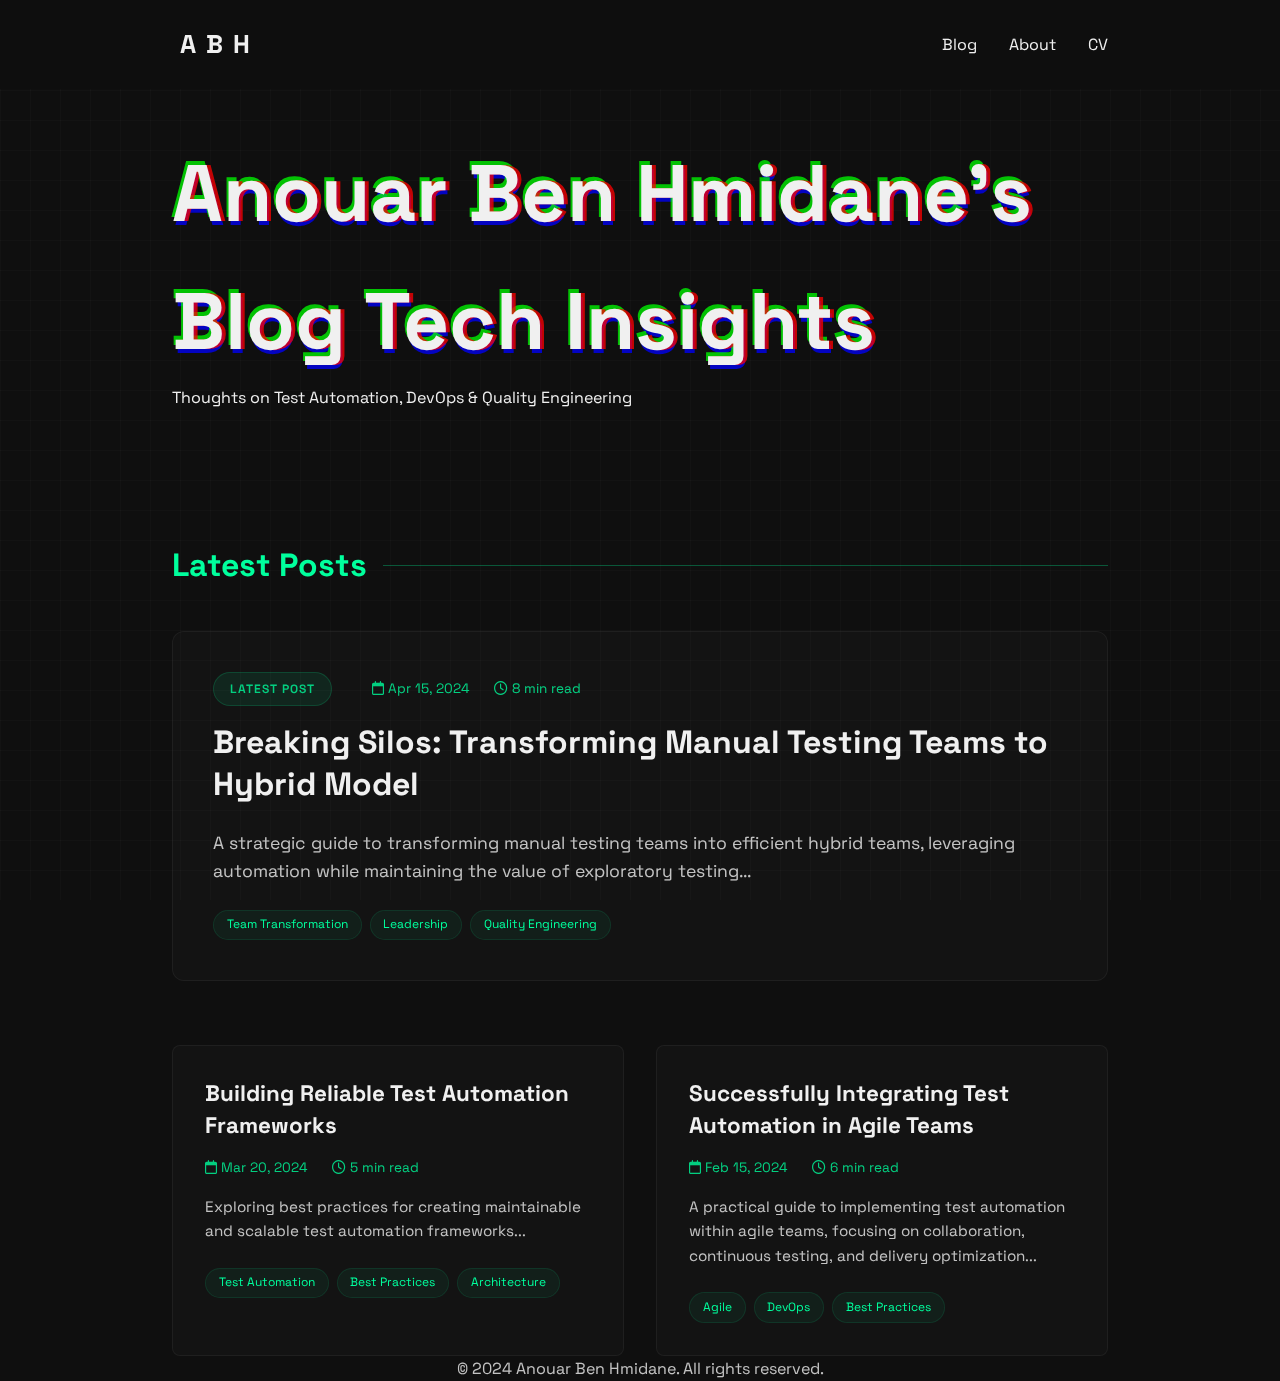
<file: index.html>
<!DOCTYPE html>
<html lang="en">
<head>
  <meta charset="UTF-8" />
  <meta name="viewport" content="width=device-width, initial-scale=1.0" />
  <title>Test Automation & Quality Engineering Blog | Anouar Ben Hmidane</title>
  <meta name="description" content="Expert insights on Test Automation, DevOps, and Software Quality Engineering. Learn about building reliable frameworks, agile testing, and team transformation." />
  
  <!-- Social Media Meta Tags -->
  <meta property="og:title" content="Test Automation & Quality Engineering Blog | Anouar Ben Hmidane" />
  <meta property="og:description" content="Expert insights on Test Automation, DevOps, and Software Quality Engineering. Learn about building reliable frameworks, agile testing, and team transformation." />
  <meta property="og:type" content="website" />
  <meta property="og:url" content="https://anouarbh.info" />
  
  <!-- Twitter Card -->
  <meta name="twitter:card" content="summary_large_image" />
  <meta name="twitter:title" content="Test Automation & Quality Engineering Blog" />
  <meta name="twitter:description" content="Expert insights on Test Automation, DevOps, and Software Quality Engineering." />
  
  <!-- SEO Meta Tags -->
  <meta name="author" content="Anouar Ben Hmidane" />
  <meta name="keywords" content="test automation, quality engineering, devops, agile testing, QA leadership, software testing, test frameworks" />
  <link rel="canonical" href="https://anouarbh.info" />
  
  <!-- Fonts -->
  <link href="https://fonts.googleapis.com/css2?family=Space+Grotesk:wght@300;400;500;600;700&display=swap" rel="stylesheet">
  <link rel="stylesheet" href="https://cdnjs.cloudflare.com/ajax/libs/font-awesome/6.4.0/css/all.min.css"/>
  
  <!-- Styles -->
  <link rel="stylesheet" href="css/styles.css">
  
  <!-- Google Analytics -->
  <script async src="https://www.googletagmanager.com/gtag/js?id=G-2F3PWC9RK9"></script>
  <script>
    window.dataLayer = window.dataLayer || [];
    function gtag(){dataLayer.push(arguments);}
    gtag('js', new Date());

    gtag('config', 'G-2F3PWC9RK9'); // Replace G-XXXXXXXXXX with your Measurement ID
  </script>
</head>
<body>
  <div class="grid-bg"></div>
  
  <nav class="navigation">
    <div class="nav-container">
      <a href="/" class="logo">
        <span class="logo-text">A</span>
        <span class="logo-separator"></span>
        <span class="logo-text">B</span>
        <span class="logo-separator"></span>
        <span class="logo-text">H</span>
      </a>
      <div class="nav-links">
        <a href="/">Blog</a>
        <a href="/about">About</a>
        <a href="/cv">CV</a>
      </div>
    </div>
  </nav>

  <div class="container">
    <header>
      <h1 class="glitch-text">
        <span class="visually-hidden">Anouar Ben Hmidane's Blog</span>
        Tech Insights
      </h1>
      <p class="subtitle">Thoughts on Test Automation, DevOps & Quality Engineering</p>
    </header>

    <section id="blog-posts">
      <h2>Latest Posts</h2>
      
      <!-- Featured/Latest Post -->
      <article class="featured-post">
        <a href="/posts/transforming-manual-testing-team/">
          <div class="featured-content">
            <div class="post-meta">
              <span class="featured-label">Latest Post</span>
              <span><i class="far fa-calendar"></i> Apr 15, 2024</span>
              <span><i class="far fa-clock"></i> 8 min read</span>
            </div>
            <h3>Breaking Silos: Transforming Manual Testing Teams to Hybrid Model</h3>
            <p class="featured-excerpt">
              A strategic guide to transforming manual testing teams into efficient hybrid teams, leveraging automation while maintaining the value of exploratory testing...
            </p>
            <div class="blog-tags">
              <span class="tech-tag">Team Transformation</span>
              <span class="tech-tag">Leadership</span>
              <span class="tech-tag">Quality Engineering</span>
            </div>
          </div>
        </a>
      </article>

      <!-- Other Posts Grid -->
      <div class="blog-grid">
        <article class="blog-card">
          <a href="/posts/building-reliable-test-automation/">
            <h3>Building Reliable Test Automation Frameworks</h3>
            <div class="blog-meta">
              <span><i class="far fa-calendar"></i> Mar 20, 2024</span>
              <span><i class="far fa-clock"></i> 5 min read</span>
            </div>
            <p class="blog-excerpt">
              Exploring best practices for creating maintainable and scalable test automation frameworks...
            </p>
            <div class="blog-tags">
              <span class="tech-tag">Test Automation</span>
              <span class="tech-tag">Best Practices</span>
              <span class="tech-tag">Architecture</span>
            </div>
          </a>
        </article>

        <article class="blog-card">
          <a href="/posts/integrating-test-automation-agile-teams/">
            <h3>Successfully Integrating Test Automation in Agile Teams</h3>
            <div class="blog-meta">
              <span><i class="far fa-calendar"></i> Feb 15, 2024</span>
              <span><i class="far fa-clock"></i> 6 min read</span>
            </div>
            <p class="blog-excerpt">
              A practical guide to implementing test automation within agile teams, focusing on collaboration, continuous testing, and delivery optimization...
            </p>
            <div class="blog-tags">
              <span class="tech-tag">Agile</span>
              <span class="tech-tag">DevOps</span>
              <span class="tech-tag">Best Practices</span>
            </div>
          </a>
        </article>
      </div>
    </section>
  </div>

  <footer class="container">
    <p>© <time datetime="2024">2024</time> Anouar Ben Hmidane. All rights reserved.</p>
  </footer>

  <!-- Scripts -->
  <script src="js/main.js"></script>
</body>
</html>
</file>
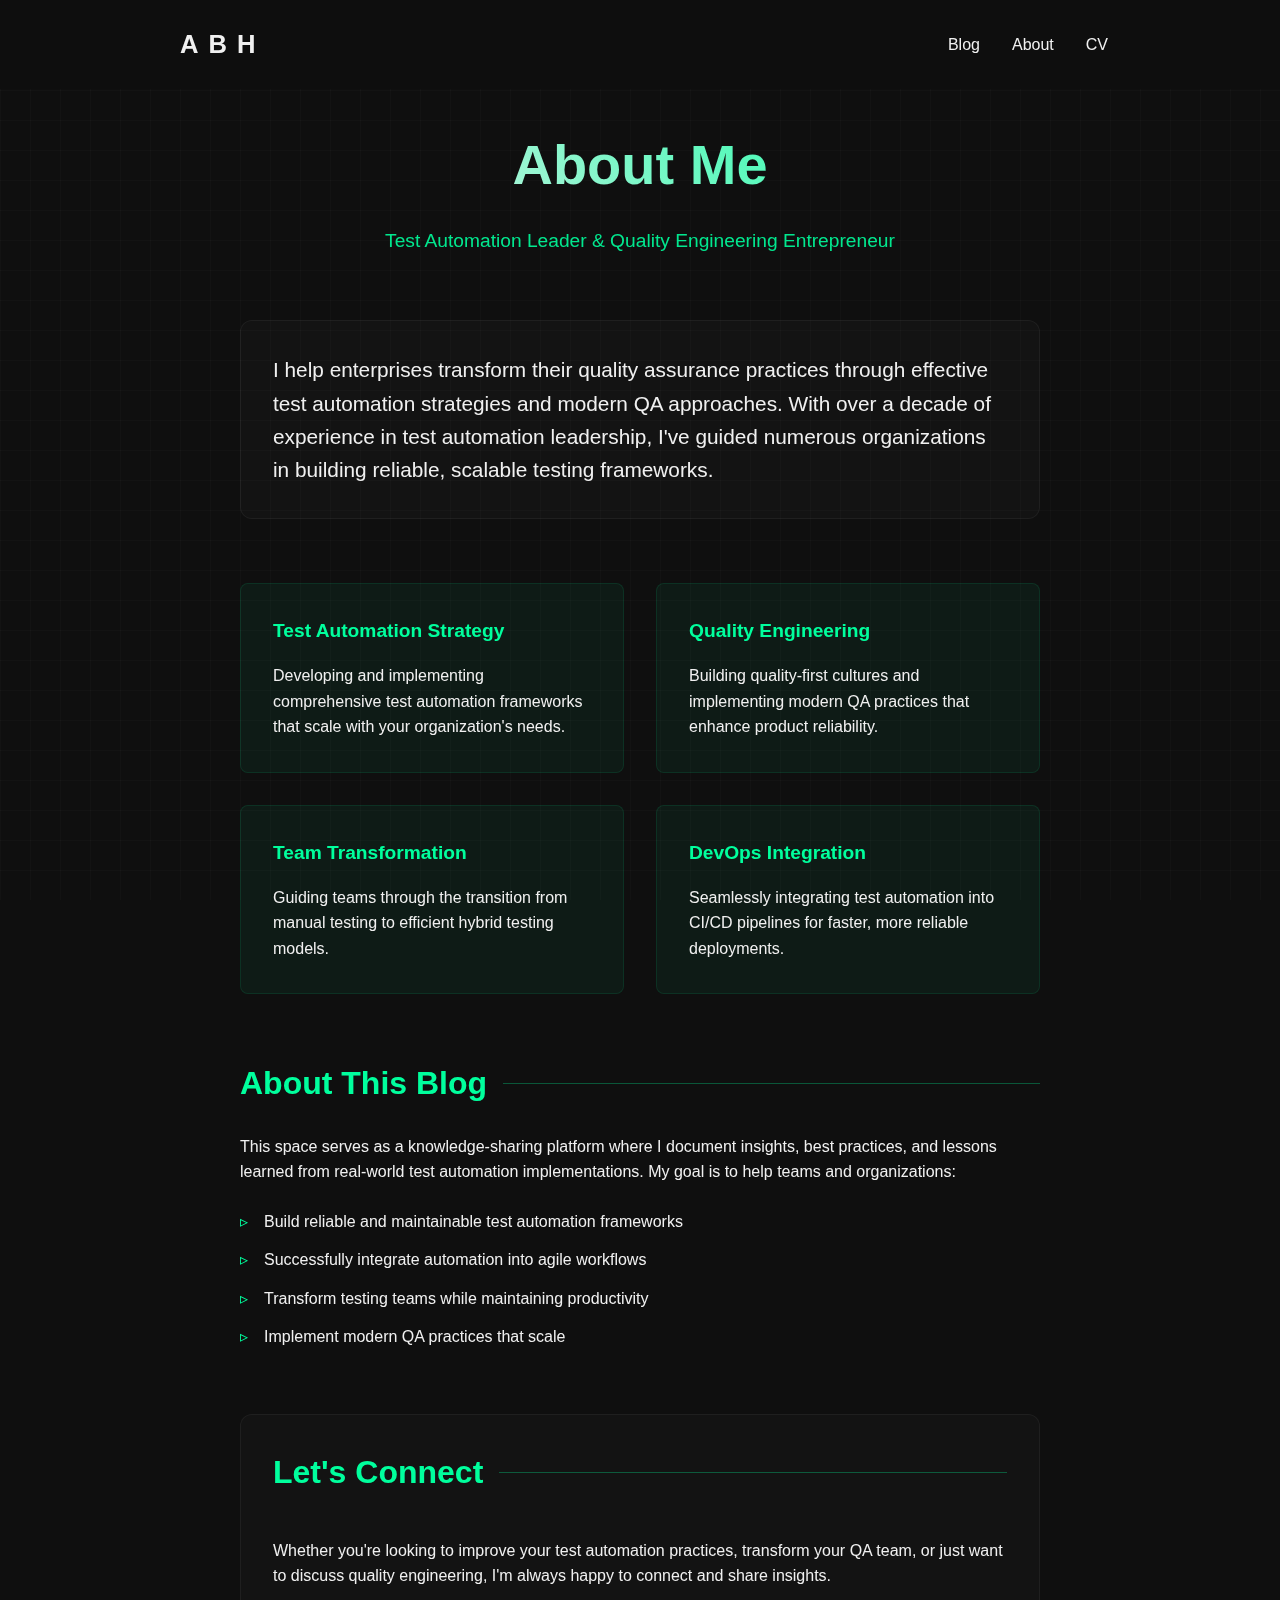
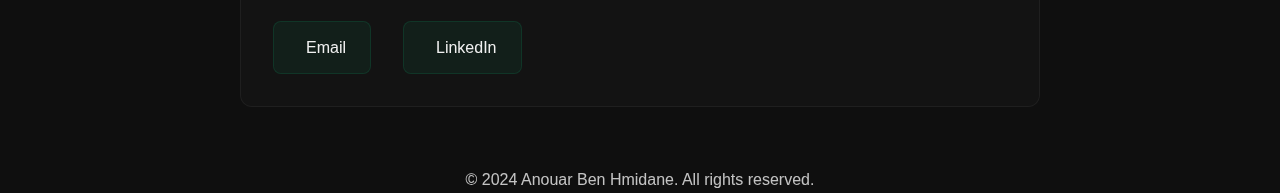
<file: about/index.html>
<!DOCTYPE html>
<html lang="en">
<head>
  <meta charset="UTF-8" />
  <meta name="viewport" content="width=device-width, initial-scale=1.0" />
  <title>About | Anouar Ben Hmidane</title>
  <meta name="description" content="Test Automation Leader & Entrepreneur helping enterprises adopt effective QA practices and build reliable automation frameworks." />
  
  <!-- Styles -->
  <link rel="stylesheet" href="/css/styles.css">
  <link rel="stylesheet" href="/css/about.css">
  
  <!-- Google Analytics -->
  <script async src="https://www.googletagmanager.com/gtag/js?id=G-2F3PWC9RK9"></script>
  <script>
    window.dataLayer = window.dataLayer || [];
    function gtag(){dataLayer.push(arguments);}
    gtag('js', new Date());

    gtag('config', 'G-2F3PWC9RK9');
  </script>
</head>
<body>
  <div class="grid-bg"></div>
  
  <nav class="navigation">
    <div class="nav-container">
      <a href="/" class="logo">
        <span class="logo-text">A</span>
        <span class="logo-separator"></span>
        <span class="logo-text">B</span>
        <span class="logo-separator"></span>
        <span class="logo-text">H</span>
      </a>
      <div class="nav-links">
        <a href="/">Blog</a>
        <a href="/about">About</a>
        <a href="/cv">CV</a>
      </div>
    </div>
  </nav>

  <div class="container">
    <section class="about-section">
      <div class="about-header">
        <h1>About Me</h1>
        <div class="subtitle">Test Automation Leader & Quality Engineering Entrepreneur</div>
      </div>

      <div class="about-content">
        <div class="mission-statement">
          <p>
            I help enterprises transform their quality assurance practices through effective test automation strategies and modern QA approaches. With over a decade of experience in test automation leadership, I've guided numerous organizations in building reliable, scalable testing frameworks.
          </p>
        </div>

        <div class="expertise-grid">
          <div class="expertise-card">
            <h3>Test Automation Strategy</h3>
            <p>Developing and implementing comprehensive test automation frameworks that scale with your organization's needs.</p>
          </div>

          <div class="expertise-card">
            <h3>Quality Engineering</h3>
            <p>Building quality-first cultures and implementing modern QA practices that enhance product reliability.</p>
          </div>

          <div class="expertise-card">
            <h3>Team Transformation</h3>
            <p>Guiding teams through the transition from manual testing to efficient hybrid testing models.</p>
          </div>

          <div class="expertise-card">
            <h3>DevOps Integration</h3>
            <p>Seamlessly integrating test automation into CI/CD pipelines for faster, more reliable deployments.</p>
          </div>
        </div>

        <div class="about-blog">
          <h2>About This Blog</h2>
          <p>
            This space serves as a knowledge-sharing platform where I document insights, best practices, and lessons learned from real-world test automation implementations. My goal is to help teams and organizations:
          </p>
          <ul>
            <li>Build reliable and maintainable test automation frameworks</li>
            <li>Successfully integrate automation into agile workflows</li>
            <li>Transform testing teams while maintaining productivity</li>
            <li>Implement modern QA practices that scale</li>
          </ul>
        </div>

        <div class="connect-section">
          <h2>Let's Connect</h2>
          <p>
            Whether you're looking to improve your test automation practices, transform your QA team, or just want to discuss quality engineering, I'm always happy to connect and share insights.
          </p>
          <div class="connect-links">
            <a href="mailto:bhmiden.anouar@gmail.com" class="connect-link">
              <i class="fas fa-envelope"></i>
              <span>Email</span>
            </a>
            <a href="https://www.linkedin.com/in/anouar-ben-hmidane" target="_blank" class="connect-link">
              <i class="fab fa-linkedin"></i>
              <span>LinkedIn</span>
            </a>
          </div>
        </div>
      </div>
    </section>
  </div>

  <footer class="container">
    <p>© <time datetime="2024">2024</time> Anouar Ben Hmidane. All rights reserved.</p>
  </footer>

  <script src="/js/main.js"></script>
</body>
</html>
</file>
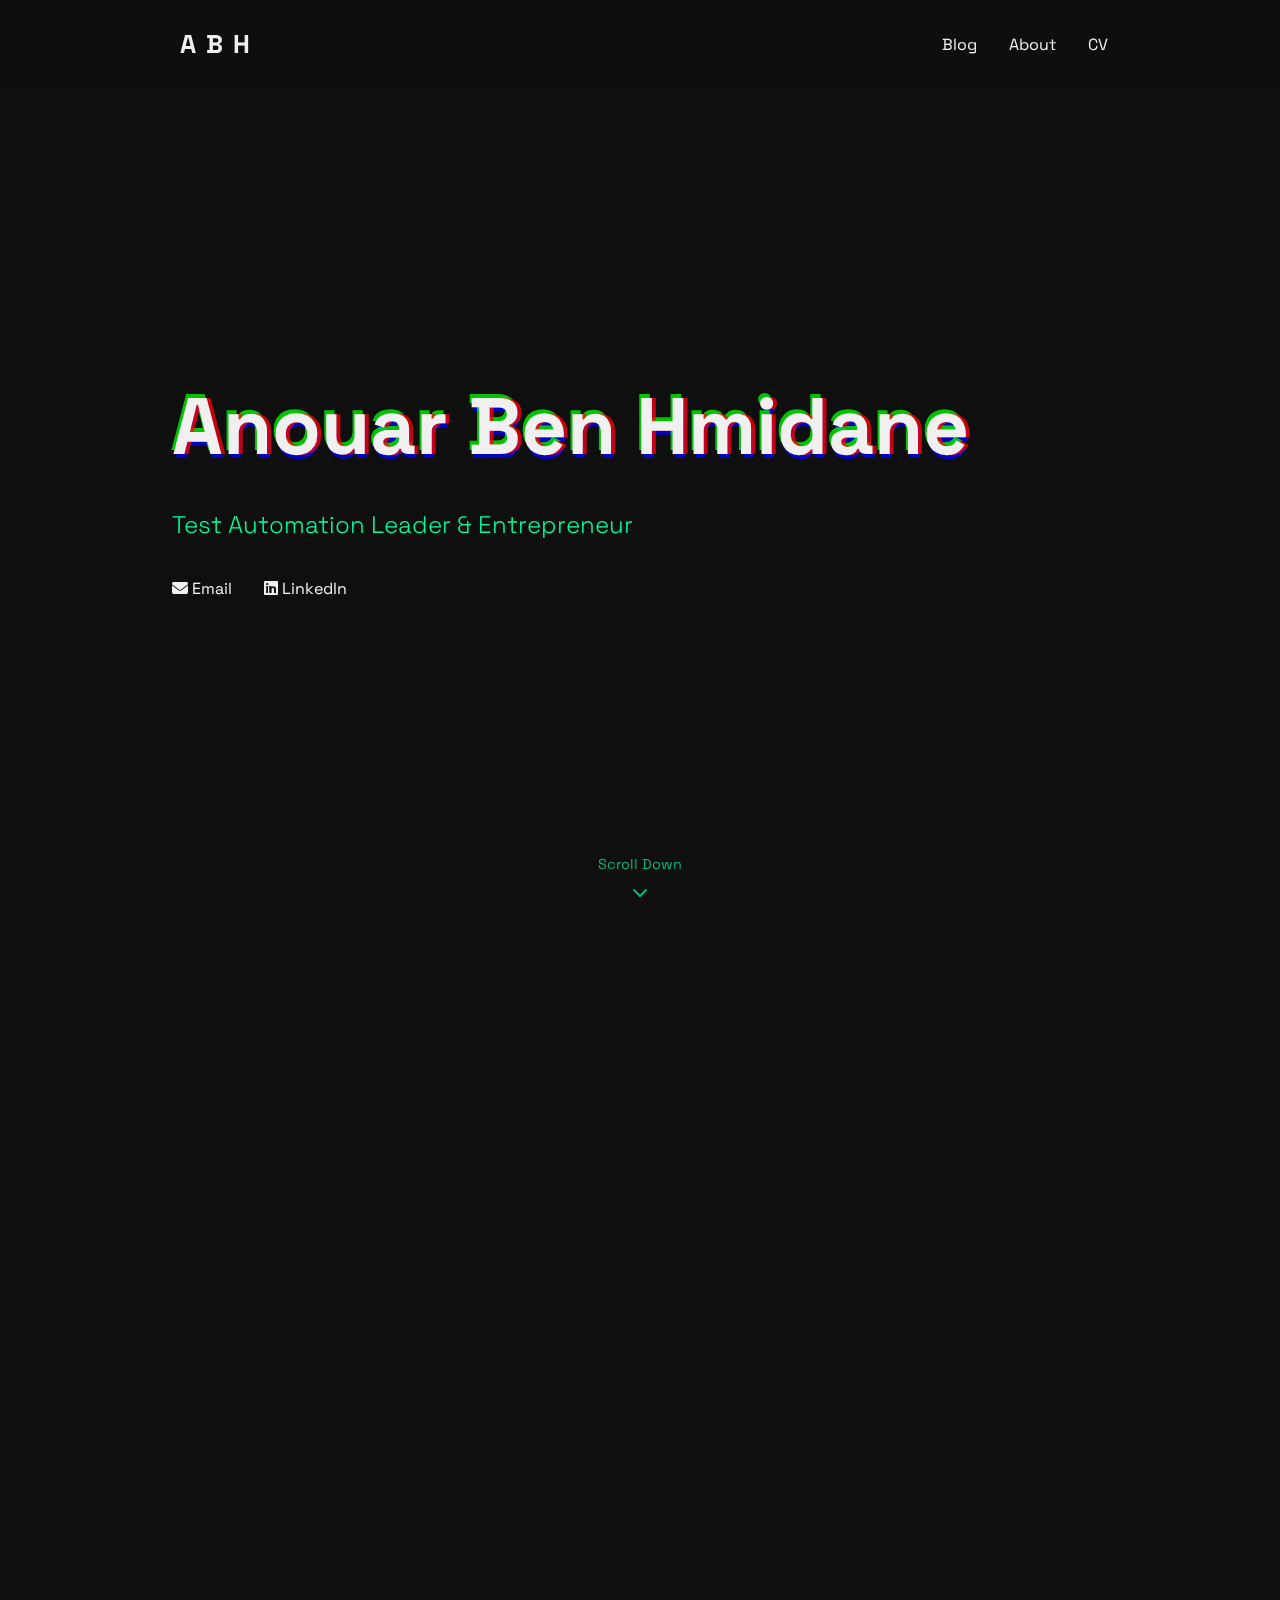
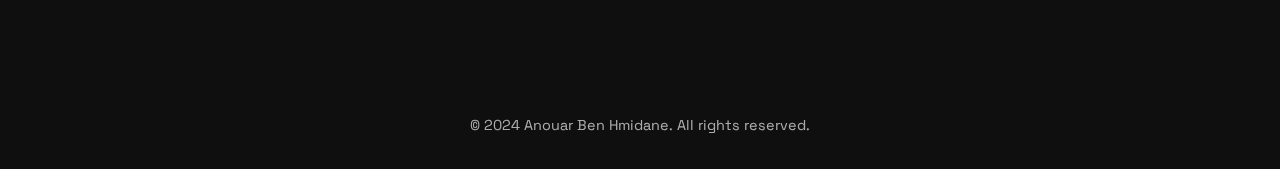
<file: cv/index.html>
<!DOCTYPE html>
<html lang="en">
<head>
  <meta charset="UTF-8" />
  <meta name="viewport" content="width=device-width, initial-scale=1.0" />
  
  <!-- SEO Meta Tags -->
  <title>CV | Anouar Ben Hmidane</title>
  <meta name="description" content="Senior Test Automation Leader & Entrepreneur with 10+ years of experience in QA automation, DevOps, and Agile methodologies. Expert in Cypress, Playwright, Selenium, and CI/CD implementation." />
  <meta name="keywords" content="Test Automation, QA Leader, DevOps, Cypress, Playwright, Selenium, CI/CD, Quality Assurance, Software Testing" />
  <meta name="author" content="Anouar Ben Hmidane" />
  
  <!-- Open Graph / Social Media Meta Tags -->
  <meta property="og:title" content="Anouar Ben Hmidane | Test Automation Leader & Entrepreneur" />
  <meta property="og:description" content="Senior Test Automation Leader & Entrepreneur specializing in QA automation, DevOps, and Agile methodologies." />
  <meta property="og:type" content="website" />
  <meta property="og:url" content="https://anouarbh.info" />
  <meta property="og:image" content="https://anouarbh.info/profile-image.jpg" />
  <meta property="og:site_name" content="Anouar Ben Hmidane" />
  
  <!-- Twitter Card Meta Tags -->
  <meta name="twitter:card" content="summary_large_image" />
  <meta name="twitter:title" content="Anouar Ben Hmidane | Test Automation Leader & Entrepreneur" />
  <meta name="twitter:description" content="Senior Test Automation Leader & Entrepreneur specializing in QA automation, DevOps, and Agile methodologies." />
  <meta name="twitter:image" content="https://anouarbh.info/profile-image.jpg" />
  
  <!-- Canonical URL -->
  <link rel="canonical" href="https://anouarbh.info" />
  
  <!-- Robots Meta Tag -->
  <meta name="robots" content="index, follow" />
  
  <!-- Favicon -->
  <link rel="icon" type="image/png" href="favicon.png" /> <!-- Add your favicon -->
  <link rel="apple-touch-icon" href="apple-touch-icon.png" /> <!-- Add your Apple touch icon -->

  <!-- Schema.org Markup -->
  <script type="application/ld+json">
    {
      "@context": "http://schema.org",
      "@type": "Person",
      "name": "Anouar Ben Hmidane",
      "jobTitle": "Test Automation Leader & Entrepreneur",
      "email": "bhmiden.anouar@gmail.com",
      "url": "https://anouarbh.info",
      "sameAs": [
        "https://www.linkedin.com/in/anouar-ben-hmidane",
        "https://anouarbh.info"
      ],
      "workExperience": [
        {
          "@type": "WorkPosition",
          "name": "Test Automation SME",
          "worksFor": {
            "@type": "Organization",
            "name": "Ueat"
          },
          "startDate": "2022"
        },
        {
          "@type": "WorkPosition",
          "name": "Test Automation Lead",
          "worksFor": {
            "@type": "Organization",
            "name": "LogMeIn"
          },
          "startDate": "2021",
          "endDate": "2022"
        }
      ],
      "knowsAbout": [
        "Test Automation",
        "DevOps",
        "Agile Methodologies",
        "Cypress",
        "Playwright",
        "Selenium",
        "CI/CD",
        "Quality Assurance"
      ],
      "education": [
        {
          "@type": "EducationalOccupancy",
          "educationalLevel": "Bachelor's Degree",
          "programName": "Software Engineering",
          "provider": {
            "@type": "CollegeOrUniversity",
            "name": "École Polytechnique de Montréal"
          },
          "startDate": "2008",
          "endDate": "2012"
        },
        {
          "@type": "EducationalOccupancy",
          "educationalLevel": "Technical Diploma",
          "programName": "IT Network Technician",
          "provider": {
            "@type": "CollegeOrUniversity",
            "name": "ISET RADES"
          },
          "startDate": "2004",
          "endDate": "2007"
        }
      ]
    }
  </script>

  <!-- Fonts -->
  <link href="https://fonts.googleapis.com/css2?family=Space+Grotesk:wght@300;400;500;600;700&display=swap" rel="stylesheet">
  <link rel="stylesheet" href="https://cdnjs.cloudflare.com/ajax/libs/font-awesome/6.4.0/css/all.min.css"/>
  
  <!-- Styles -->
  <link rel="stylesheet" href="/css/styles.css">
  <link rel="stylesheet" href="/css/cv.css">
  
  <!-- Google Analytics -->
  <script async src="https://www.googletagmanager.com/gtag/js?id=G-2F3PWC9RK9"></script>
  <script>
    window.dataLayer = window.dataLayer || [];
    function gtag(){dataLayer.push(arguments);}
    gtag('js', new Date());
    gtag('config', 'G-2F3PWC9RK9');
  </script>

  <style>
    :root {
      --bg-color: #0f0f0f;
      --text-color: #f0f0f0;
      --accent: #00ff9d;
      --accent-dark: #00cc7d;
      --grid: rgba(255, 255, 255, 0.02);
    }

    * {
      margin: 0;
      padding: 0;
      box-sizing: border-box;
    }

    body {
      font-family: 'Space Grotesk', sans-serif;
      background-color: var(--bg-color);
      color: var(--text-color);
      line-height: 1.6;
      overflow-x: hidden;
    }

    /* Grid Background */
    .grid-bg {
      position: fixed;
      top: 0;
      left: 0;
      width: 100%;
      height: 100%;
      background-image: 
        linear-gradient(var(--grid) 1px, transparent 1px),
        linear-gradient(90deg, var(--grid) 1px, transparent 1px);
      background-size: 30px 30px;
      z-index: -1;
    }

    /* Main Container */
    .container {
      max-width: 1000px;
      margin: 0 auto;
      padding: 2rem;
    }

    /* Header */
    header {
      min-height: 100vh;
      display: flex;
      flex-direction: column;
      justify-content: center;
      position: relative;
      padding: 2rem 0;
    }

    .glitch-text {
      font-size: 5rem;
      font-weight: 700;
      color: var(--text-color);
      position: relative;
      text-shadow: 
        0.05em 0 0 rgba(255, 0, 0, 0.75),
        -0.025em -0.05em 0 rgba(0, 255, 0, 0.75),
        0.025em 0.05em 0 rgba(0, 0, 255, 0.75);
      animation: glitch 500ms infinite;
    }

    .subtitle {
      font-size: 1.5rem;
      color: var(--accent);
      margin-top: 1rem;
      font-weight: 300;
    }

    /* Sections */
    section {
      margin: 5rem 0;
      opacity: 0;
      transform: translateY(20px);
      transition: all 0.5s ease;
    }

    section.visible {
      opacity: 1;
      transform: translateY(0);
    }

    h2 {
      font-size: 2rem;
      color: var(--accent);
      margin-bottom: 2rem;
      display: flex;
      align-items: center;
    }

    h2::after {
      content: '';
      height: 1px;
      background: var(--accent);
      flex: 1;
      margin-left: 1rem;
      opacity: 0.3;
    }

    /* Experience Cards */
    .experience-card {
      padding: 2rem;
      margin-bottom: 3rem;
      border: 1px solid rgba(255, 255, 255, 0.05);
      border-radius: 8px;
      transition: all 0.3s ease;
      background: rgba(255, 255, 255, 0.02);
      position: relative;
      overflow: hidden;
    }

    .experience-card::before {
      content: '';
      position: absolute;
      top: 0;
      left: 0;
      width: 4px;
      height: 100%;
      background: var(--accent);
      opacity: 0;
      transition: opacity 0.3s ease;
    }

    .experience-card:hover {
      border-color: rgba(255, 255, 255, 0.1);
      transform: translateX(10px);
      background: rgba(255, 255, 255, 0.03);
    }

    .experience-card:hover::before {
      opacity: 1;
    }

    .experience-card ul {
      list-style: none;
      padding: 0;
      margin: 1rem 0;
    }

    .experience-card ul li {
      margin-bottom: 0.5rem;
      padding-left: 1.5rem;
      position: relative;
    }

    .experience-card ul li::before {
      content: '▹';
      position: absolute;
      left: 0;
      color: var(--accent);
    }

    .tech-stack {
      margin-top: 1.5rem;
      display: flex;
      flex-wrap: wrap;
      gap: 0.5rem;
    }

    .tech-tag {
      font-size: 0.8rem;
      padding: 0.3rem 0.8rem;
      background: rgba(0, 255, 157, 0.1);
      border: 1px solid rgba(0, 255, 157, 0.2);
      border-radius: 20px;
      color: var(--accent);
      transition: all 0.3s ease;
    }

    .tech-tag:hover {
      background: rgba(0, 255, 157, 0.15);
      transform: translateY(-2px);
    }

    .experience-card span {
      display: inline-block;
      color: var(--accent);
      font-size: 0.9rem;
      opacity: 0.8;
      margin-bottom: 1rem;
    }

    /* Skills */
    .skills-container {
      display: flex;
      flex-direction: column;
      gap: 2rem;
    }

    .skills-category h3 {
      color: var(--accent);
      font-size: 1.3rem;
      margin-bottom: 1.5rem;
      display: flex;
      align-items: center;
    }

    .skills-category h3::after {
      content: '';
      height: 1px;
      background: var(--accent);
      flex: 1;
      margin-left: 1rem;
      opacity: 0.3;
    }

    .skills-grid {
      display: grid;
      grid-template-columns: repeat(auto-fill, minmax(180px, 1fr));
      gap: 1rem;
    }

    .skill-tag {
      padding: 0.8rem 1.2rem;
      background: rgba(0, 255, 157, 0.05);
      border: 1px solid rgba(0, 255, 157, 0.1);
      border-radius: 8px;
      text-align: center;
      transition: all 0.3s ease;
      cursor: default;
    }

    .skill-tag:hover {
      background: rgba(0, 255, 157, 0.1);
      border-color: var(--accent);
      transform: translateY(-2px);
      box-shadow: 0 5px 15px rgba(0, 255, 157, 0.1);
    }

    /* Contact */
    .contact-links {
      display: flex;
      gap: 2rem;
      margin-top: 2rem;
    }

    .contact-links a {
      color: var(--text-color);
      text-decoration: none;
      transition: all 0.3s ease;
    }

    .contact-links a:hover {
      color: var(--accent);
    }

    /* Animations */
    @keyframes glitch {
      0% {
        text-shadow: 
          0.05em 0 0 rgba(255, 0, 0, 0.75),
          -0.025em -0.05em 0 rgba(0, 255, 0, 0.75),
          0.025em 0.05em 0 rgba(0, 0, 255, 0.75);
      }
      14% {
        text-shadow: 
          0.05em 0 0 rgba(255, 0, 0, 0.75),
          -0.05em -0.025em 0 rgba(0, 255, 0, 0.75),
          -0.025em 0.05em 0 rgba(0, 0, 255, 0.75);
      }
      15% {
        text-shadow: 
          -0.05em -0.025em 0 rgba(255, 0, 0, 0.75),
          0.025em 0.025em 0 rgba(0, 255, 0, 0.75),
          -0.05em -0.05em 0 rgba(0, 0, 255, 0.75);
      }
    }

    @media (max-width: 768px) {
      .glitch-text {
        font-size: 3rem;
      }
      
      .container {
        padding: 1rem;
      }
      
      section {
        margin: 4rem 0;
      }

      .skills-grid {
        grid-template-columns: repeat(auto-fill, minmax(150px, 1fr));
      }
    }

    /* Add scroll indicator */
    .scroll-indicator {
      position: absolute;
      bottom: 2rem;
      left: 50%;
      transform: translateX(-50%);
      display: flex;
      flex-direction: column;
      align-items: center;
      color: var(--accent);
      opacity: 0.7;
      transition: all 0.3s ease;
      cursor: pointer;
    }

    .scroll-indicator:hover {
      opacity: 1;
      transform: translateX(-50%) translateY(-5px);
    }

    .scroll-indicator span {
      font-size: 0.9rem;
      margin-bottom: 0.5rem;
    }

    .scroll-indicator i {
      animation: bounce 2s infinite;
    }

    /* Add bounce animation */
    @keyframes bounce {
      0%, 20%, 50%, 80%, 100% {
        transform: translateY(0);
      }
      40% {
        transform: translateY(-10px);
      }
      60% {
        transform: translateY(-5px);
      }
    }

    /* Hide text visually but keep it available for screen readers */
    .visually-hidden {
      position: absolute;
      width: 1px;
      height: 1px;
      padding: 0;
      margin: -1px;
      overflow: hidden;
      clip: rect(0, 0, 0, 0);
      border: 0;
    }

    /* Style footer */
    footer {
      text-align: center;
      padding: 2rem 0;
      opacity: 0.7;
      font-size: 0.9rem;
    }

    /* Add this section before the skills section */
    .education-card {
      padding: 2rem;
      margin-bottom: 2rem;
      border: 1px solid rgba(255, 255, 255, 0.05);
      border-radius: 8px;
      transition: all 0.3s ease;
      background: rgba(255, 255, 255, 0.02);
      position: relative;
      overflow: hidden;
    }

    .education-card::before {
      content: '';
      position: absolute;
      top: 0;
      left: 0;
      width: 4px;
      height: 100%;
      background: var(--accent);
      opacity: 0;
      transition: opacity 0.3s ease;
    }

    .education-card:hover {
      border-color: rgba(255, 255, 255, 0.1);
      transform: translateX(10px);
      background: rgba(255, 255, 255, 0.03);
    }

    .education-card:hover::before {
      opacity: 1;
    }

    .education-card h3 {
      color: var(--text-color);
      font-size: 1.2rem;
      margin-bottom: 0.5rem;
    }

    .education-card span {
      display: inline-block;
      color: var(--accent);
      font-size: 0.9rem;
      opacity: 0.8;
      margin-bottom: 1rem;
    }
  </style>
</head>
<body>
  <div class="grid-bg"></div>
  
  <!-- Add Navigation -->
  <nav class="navigation">
    <div class="nav-container">
      <a href="/" class="logo">
        <span class="logo-text">A</span>
        <span class="logo-separator"></span>
        <span class="logo-text">B</span>
        <span class="logo-separator"></span>
        <span class="logo-text">H</span>
      </a>
      <div class="nav-links">
        <a href="/">Blog</a>
        <a href="/about">About</a>
        <a href="/cv">CV</a>
      </div>
    </div>
  </nav>

  <div class="container">
    <header>
      <h1 class="glitch-text">
        <span class="visually-hidden">Anouar Ben Hmidane - Test Automation Leader & Entrepreneur</span>
        Anouar Ben Hmidane
      </h1>
      <p class="subtitle">Test Automation Leader & Entrepreneur</p>
      <div class="contact-links">
        <a href="mailto:bhmiden.anouar@gmail.com"><i class="fas fa-envelope"></i> Email</a>
        <a href="https://www.linkedin.com/in/anouar-ben-hmidane" target="_blank">
          <i class="fab fa-linkedin"></i> LinkedIn
        </a>
      </div>
      <div class="scroll-indicator">
        <span>Scroll Down</span>
        <i class="fas fa-chevron-down"></i>
      </div>
    </header>

    <section id="profile">
      <h2>Profile</h2>
      <p>
        Dynamic and results-driven Test Automation Leader with deep expertise in QA automation, 
        DevOps, and Agile methodologies. Passionate about optimizing software quality and delivery pipelines.
      </p>
    </section>

    <section id="experience">
      <h2>Experience</h2>
      
      <div class="experience-card">
        <h3>Test Automation SME – Ueat</h3>
        <span>2022 - Present • Remote</span>
        <ul>
          <li>Designed and implemented enterprise-wide test automation strategy</li>
          <li>Built Cypress-based test automation framework and migrated legacy tests to Playwright</li>
          <li>Created Postman API test suite for robust API testing</li>
          <li>Integrated E2E testing into CI/CD pipelines using GitHub Actions</li>
          <li>Trained QA teams on automation best practices</li>
        </ul>
        <div class="tech-stack">
          <span class="tech-tag">Cypress</span>
          <span class="tech-tag">Postman</span>
          <span class="tech-tag">Playwright</span>
          <span class="tech-tag">GitHub Actions</span>
        </div>
      </div>

      <div class="experience-card">
        <h3>Test Automation Lead – LogMeIn</h3>
        <span>2021 - 2022 • Remote</span>
        <ul>
          <li>Led test automation strategy for GoToMeeting Admin Platform</li>
          <li>Developed Java-based REST-assured API testing framework</li>
          <li>Created log parsing solutions for monitoring and debugging</li>
          <li>Automated E2E tests and integrated into DevOps pipelines</li>
        </ul>
        <div class="tech-stack">
          <span class="tech-tag">Java</span>
          <span class="tech-tag">REST-assured</span>
          <span class="tech-tag">Jenkins</span>
          <span class="tech-tag">Elasticsearch</span>
        </div>
      </div>

      <div class="experience-card">
        <h3>Test Automation Lead – National Bank</h3>
        <span>2017 - 2021 • Montreal, QC</span>
        <ul>
          <li>Led test automation transformation for Wealth Management division (60+ applications)</li>
          <li>Managed and mentored 20+ automation specialists</li>
          <li>Built robust test automation frameworks using Selenium, Java, Docker</li>
          <li>Established visual testing strategy for UI regression</li>
          <li>Coordinated performance testing for ORION/BNC Trading Platform</li>
        </ul>
        <div class="tech-stack">
          <span class="tech-tag">Selenium</span>
          <span class="tech-tag">Java</span>
          <span class="tech-tag">Docker</span>
          <span class="tech-tag">Jenkins</span>
          <span class="tech-tag">Applitools</span>
        </div>
      </div>

      <div class="experience-card">
        <h3>Test Automation Lead – Desjardins</h3>
        <span>2016 - 2017 • Montreal, QC</span>
        <ul>
          <li>Designed test automation framework for ATM modernization project</li>
          <li>Developed automation testing strategies using Robot Framework</li>
          <li>Integrated automated tests into CI/CD workflows</li>
        </ul>
        <div class="tech-stack">
          <span class="tech-tag">Robot Framework</span>
          <span class="tech-tag">Selenium</span>
          <span class="tech-tag">JMeter</span>
          <span class="tech-tag">Python</span>
        </div>
      </div>

      <div class="experience-card">
        <h3>Automation Testing Specialist – XMedius</h3>
        <span>2012 - 2016 • Montreal, QC</span>
        <ul>
          <li>Developed test automation for cloud-based applications</li>
          <li>Built scalable test frameworks using Ruby on Rails</li>
        </ul>
        <div class="tech-stack">
          <span class="tech-tag">Ruby on Rails</span>
          <span class="tech-tag">Selenium</span>
          <span class="tech-tag">Cucumber</span>
          <span class="tech-tag">Jenkins</span>
        </div>
      </div>
    </section>

    <section id="education">
      <h2>Education</h2>
      <div class="education-card">
        <h3>Bachelor's Degree in Software Engineering</h3>
        <span>École Polytechnique de Montréal • 2008 - 2012</span>
        <div class="tech-stack">
          <span class="tech-tag">Software Engineering</span>
          <span class="tech-tag">Computer Science</span>
          <span class="tech-tag">Programming</span>
        </div>
      </div>

      <div class="education-card">
        <h3>IT Network Technician</h3>
        <span>ISET RADES, Tunisia • 2004 - 2007</span>
        <div class="tech-stack">
          <span class="tech-tag">Networking</span>
          <span class="tech-tag">IT Infrastructure</span>
          <span class="tech-tag">System Administration</span>
        </div>
      </div>
    </section>

    <section id="skills">
      <h2>Skills</h2>
      
      <div class="skills-container">
        <div class="skills-category">
          <h3>Technical Skills</h3>
          <div class="skills-grid">
            <div class="skill-tag">Java</div>
            <div class="skill-tag">Python</div>
            <div class="skill-tag">Selenium</div>
            <div class="skill-tag">Cypress</div>
            <div class="skill-tag">Playwright</div>
            <div class="skill-tag">Docker</div>
            <div class="skill-tag">Jenkins</div>
            <div class="skill-tag">AWS</div>
            <div class="skill-tag">Git</div>
            <div class="skill-tag">REST APIs</div>
            <div class="skill-tag">CI/CD</div>
            <div class="skill-tag">Performance Testing</div>
          </div>
        </div>

        <div class="skills-category">
          <h3>Leadership & Soft Skills</h3>
          <div class="skills-grid">
            <div class="skill-tag">Team Leadership</div>
            <div class="skill-tag">Strategic Planning</div>
            <div class="skill-tag">Mentoring</div>
            <div class="skill-tag">Problem Solving</div>
            <div class="skill-tag">Communication</div>
            <div class="skill-tag">Agile/Scrum</div>
            <div class="skill-tag">Project Management</div>
            <div class="skill-tag">Stakeholder Management</div>
            <div class="skill-tag">Cross-functional Collaboration</div>
            <div class="skill-tag">Innovation</div>
            <div class="skill-tag">Change Management</div>
            <div class="skill-tag">Process Optimization</div>
          </div>
        </div>
      </div>
    </section>
  </div>

  <footer class="container">
    <p>© <time datetime="2024">2024</time> Anouar Ben Hmidane. All rights reserved.</p>
  </footer>

  <script>
    // Intersection Observer for section animations
    const observer = new IntersectionObserver((entries) => {
      entries.forEach(entry => {
        if (entry.isIntersecting) {
          entry.target.classList.add('visible');
        }
      });
    }, {
      threshold: 0.1
    });

    document.querySelectorAll('section').forEach((section) => {
      observer.observe(section);
    });

    // Mouse movement effect for grid background
    document.addEventListener('mousemove', (e) => {
      const grid = document.querySelector('.grid-bg');
      const x = e.clientX / window.innerWidth;
      const y = e.clientY / window.innerHeight;
      
      grid.style.transform = `translate(${x * 10}px, ${y * 10}px)`;
    });

    // Add smooth scroll for the scroll indicator
    document.querySelector('.scroll-indicator').addEventListener('click', () => {
      document.getElementById('profile').scrollIntoView({ 
        behavior: 'smooth',
        block: 'start'
      });
    });
  </script>
</body>
</html>
</file>
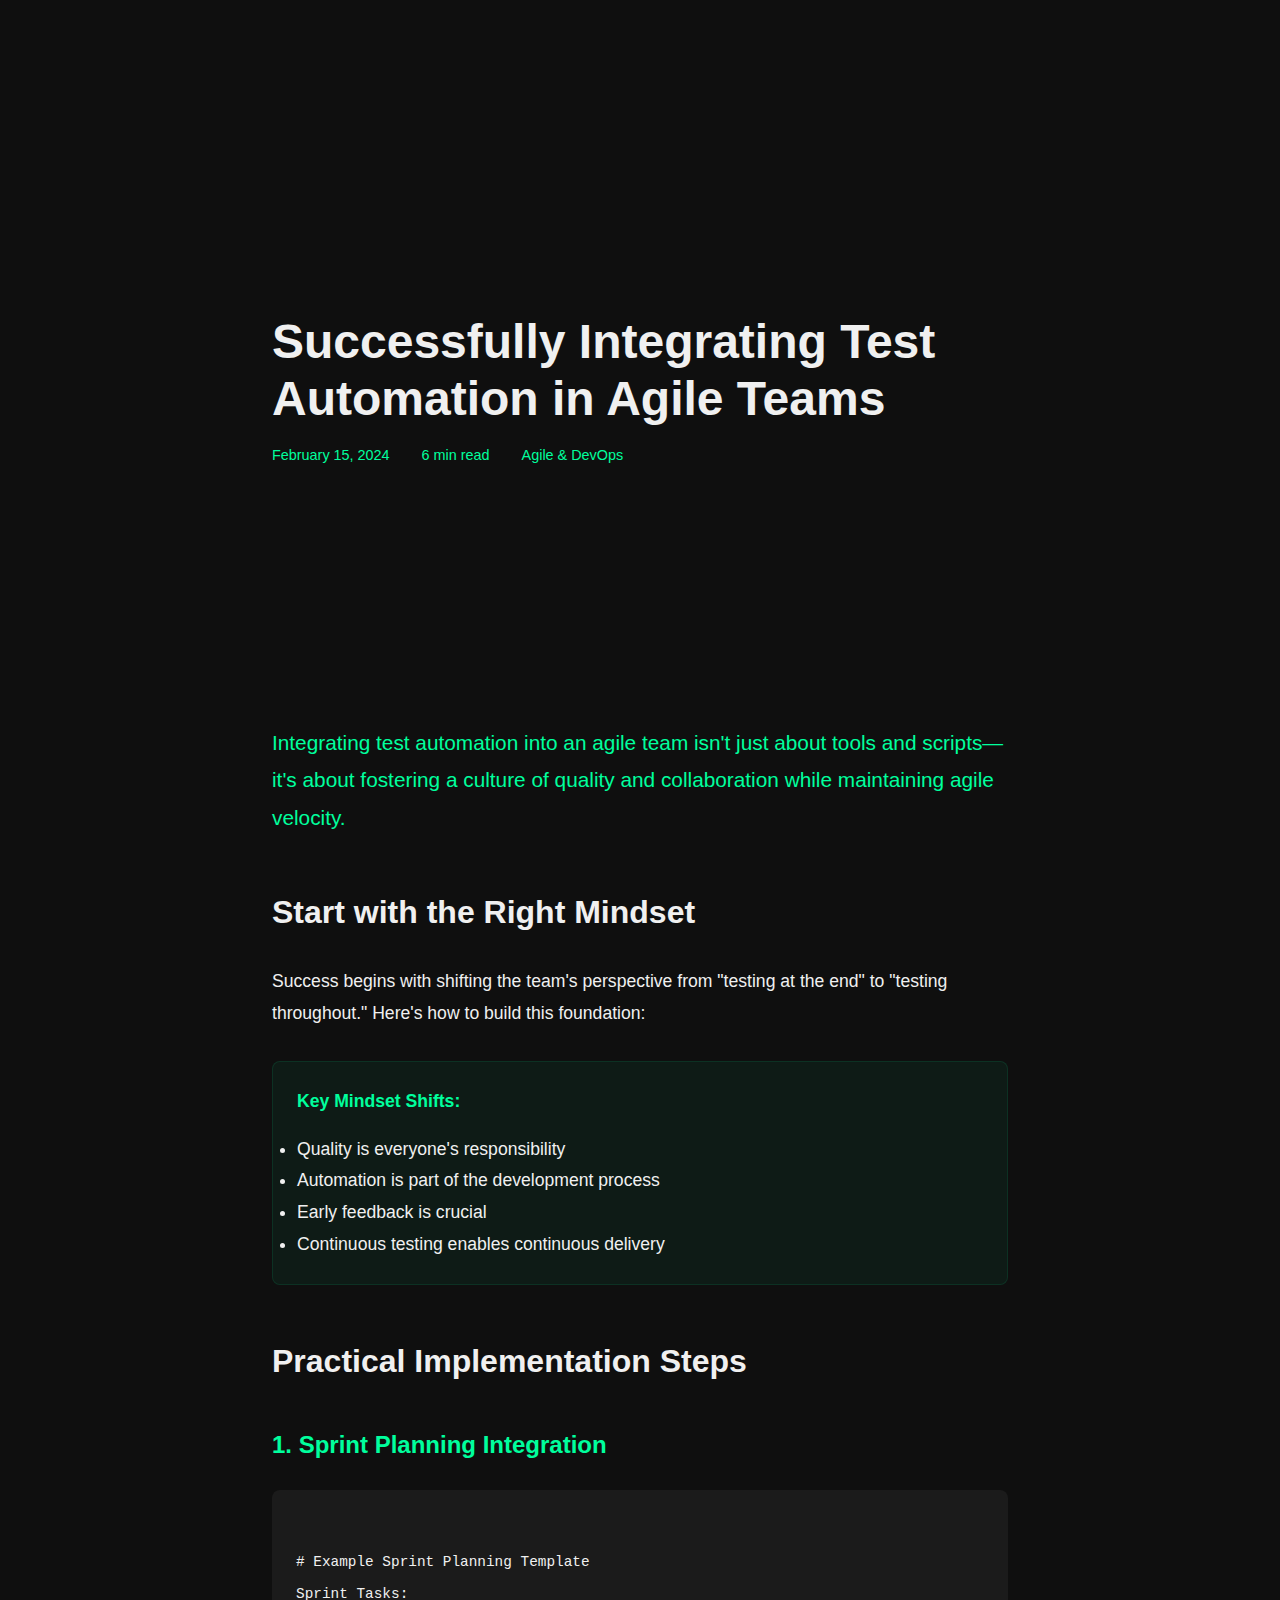
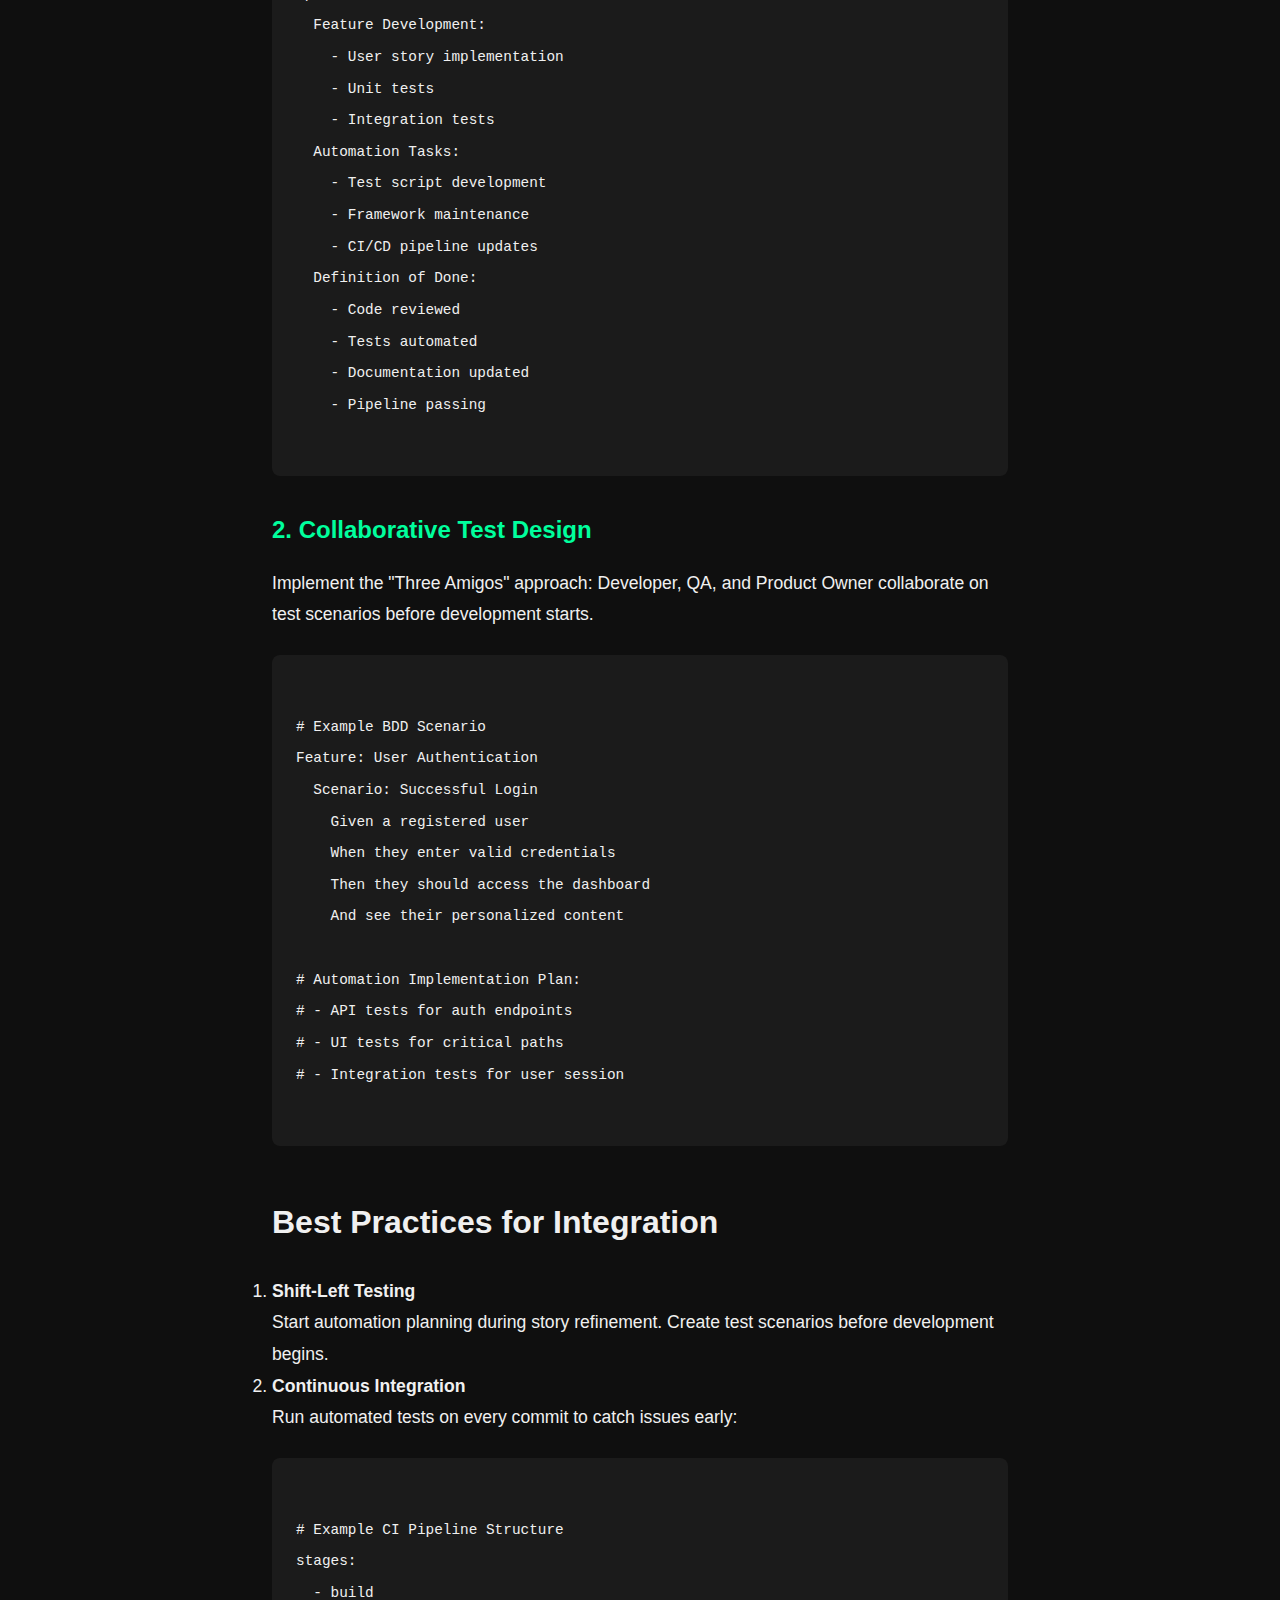
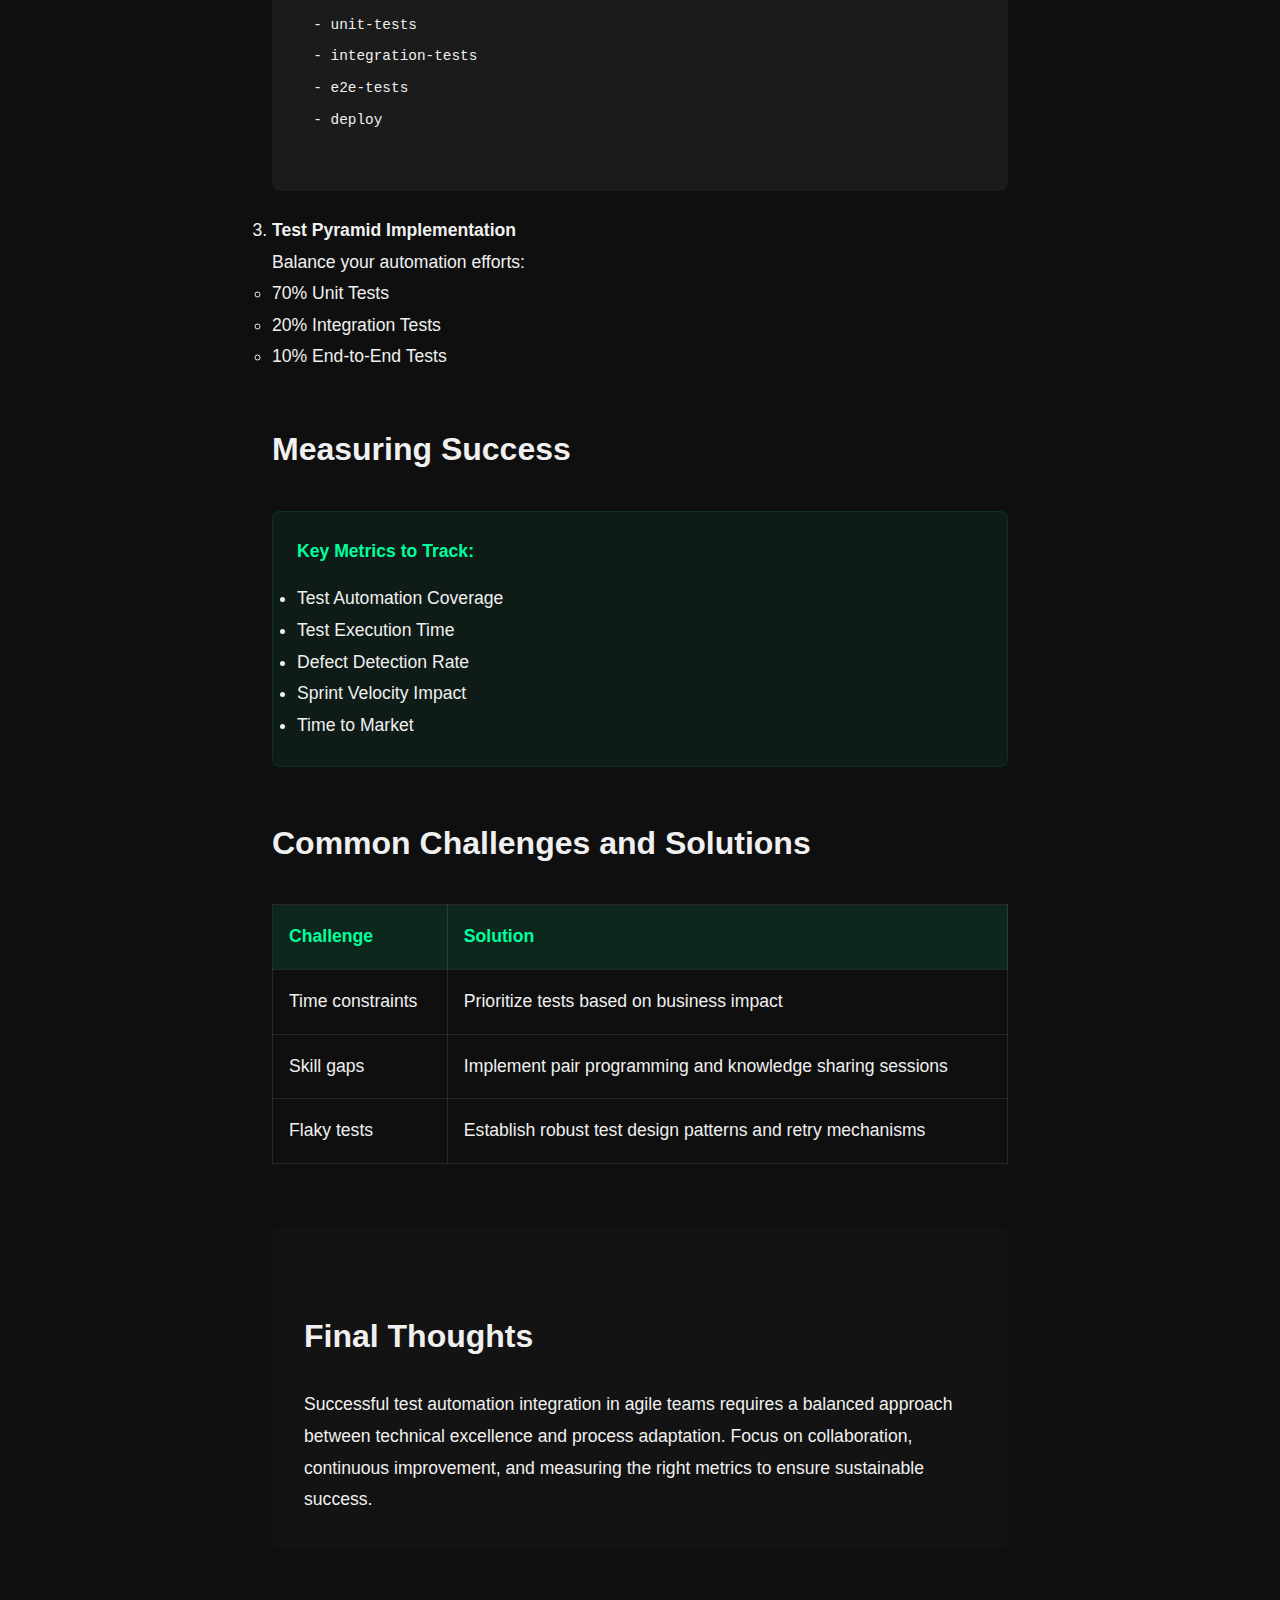
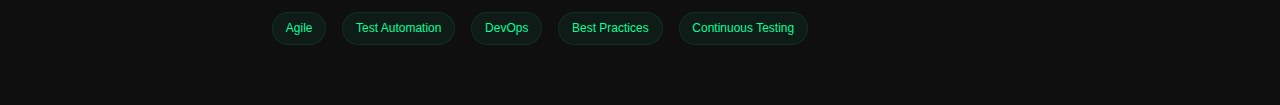
<file: posts/integrating-test-automation-agile-teams/index.html>
<!DOCTYPE html>
<html lang="en">
<head>
  <meta charset="UTF-8" />
  <meta name="viewport" content="width=device-width, initial-scale=1.0" />
  <title>Successfully Integrating Test Automation in Agile Teams | Anouar Ben Hmidane</title>
  <meta name="description" content="A practical guide to implementing test automation within agile teams, focusing on collaboration, continuous testing, and delivery optimization." />
  
  <!-- Styles -->
  <link rel="stylesheet" href="/css/styles.css">
  <link rel="stylesheet" href="/css/post.css">
  
  <!-- Google Analytics -->
  <script async src="https://www.googletagmanager.com/gtag/js?id=G-2F3PWC9RK9"></script>
  <script>
    window.dataLayer = window.dataLayer || [];
    function gtag(){dataLayer.push(arguments);}
    gtag('js', new Date());

    gtag('config', 'G-2F3PWC9RK9');
  </script>
</head>
<body>
  <!-- Keep navigation same as previous post -->

  <article class="post-container">
    <header class="post-header">
      <h1>Successfully Integrating Test Automation in Agile Teams</h1>
      <div class="post-meta">
        <span><i class="far fa-calendar"></i> February 15, 2024</span>
        <span><i class="far fa-clock"></i> 6 min read</span>
        <span><i class="far fa-folder"></i> Agile & DevOps</span>
      </div>
    </header>

    <div class="post-content">
      <p class="lead">
        Integrating test automation into an agile team isn't just about tools and scripts—it's about fostering a culture of quality and collaboration while maintaining agile velocity.
      </p>

      <h2>Start with the Right Mindset</h2>
      <p>
        Success begins with shifting the team's perspective from "testing at the end" to "testing throughout." Here's how to build this foundation:
      </p>
      <div class="info-box">
        <h4>Key Mindset Shifts:</h4>
        <ul>
          <li>Quality is everyone's responsibility</li>
          <li>Automation is part of the development process</li>
          <li>Early feedback is crucial</li>
          <li>Continuous testing enables continuous delivery</li>
        </ul>
      </div>

      <h2>Practical Implementation Steps</h2>
      
      <h3>1. Sprint Planning Integration</h3>
      <pre><code class="language-yaml">
# Example Sprint Planning Template
Sprint Tasks:
  Feature Development:
    - User story implementation
    - Unit tests
    - Integration tests
  Automation Tasks:
    - Test script development
    - Framework maintenance
    - CI/CD pipeline updates
  Definition of Done:
    - Code reviewed
    - Tests automated
    - Documentation updated
    - Pipeline passing
      </code></pre>

      <h3>2. Collaborative Test Design</h3>
      <p>
        Implement the "Three Amigos" approach: Developer, QA, and Product Owner collaborate on test scenarios before development starts.
      </p>
      <pre><code class="language-gherkin">
# Example BDD Scenario
Feature: User Authentication
  Scenario: Successful Login
    Given a registered user
    When they enter valid credentials
    Then they should access the dashboard
    And see their personalized content

# Automation Implementation Plan:
# - API tests for auth endpoints
# - UI tests for critical paths
# - Integration tests for user session
      </code></pre>

      <h2>Best Practices for Integration</h2>
      <ol>
        <li>
          <strong>Shift-Left Testing</strong>
          <p>Start automation planning during story refinement. Create test scenarios before development begins.</p>
        </li>
        <li>
          <strong>Continuous Integration</strong>
          <p>Run automated tests on every commit to catch issues early:</p>
          <pre><code class="language-yaml">
# Example CI Pipeline Structure
stages:
  - build
  - unit-tests
  - integration-tests
  - e2e-tests
  - deploy
          </code></pre>
        </li>
        <li>
          <strong>Test Pyramid Implementation</strong>
          <p>Balance your automation efforts:</p>
          <ul>
            <li>70% Unit Tests</li>
            <li>20% Integration Tests</li>
            <li>10% End-to-End Tests</li>
          </ul>
        </li>
      </ol>

      <h2>Measuring Success</h2>
      <div class="info-box">
        <h4>Key Metrics to Track:</h4>
        <ul>
          <li>Test Automation Coverage</li>
          <li>Test Execution Time</li>
          <li>Defect Detection Rate</li>
          <li>Sprint Velocity Impact</li>
          <li>Time to Market</li>
        </ul>
      </div>

      <h2>Common Challenges and Solutions</h2>
      <table class="challenges-table">
        <tr>
          <th>Challenge</th>
          <th>Solution</th>
        </tr>
        <tr>
          <td>Time constraints</td>
          <td>Prioritize tests based on business impact</td>
        </tr>
        <tr>
          <td>Skill gaps</td>
          <td>Implement pair programming and knowledge sharing sessions</td>
        </tr>
        <tr>
          <td>Flaky tests</td>
          <td>Establish robust test design patterns and retry mechanisms</td>
        </tr>
      </table>

      <div class="conclusion">
        <h2>Final Thoughts</h2>
        <p>
          Successful test automation integration in agile teams requires a balanced approach between technical excellence and process adaptation. Focus on collaboration, continuous improvement, and measuring the right metrics to ensure sustainable success.
        </p>
      </div>

      <div class="post-tags">
        <span class="tech-tag">Agile</span>
        <span class="tech-tag">Test Automation</span>
        <span class="tech-tag">DevOps</span>
        <span class="tech-tag">Best Practices</span>
        <span class="tech-tag">Continuous Testing</span>
      </div>
    </div>
  </article>

  <!-- Keep footer and scripts same as previous post -->
</body>
</html>
</file>
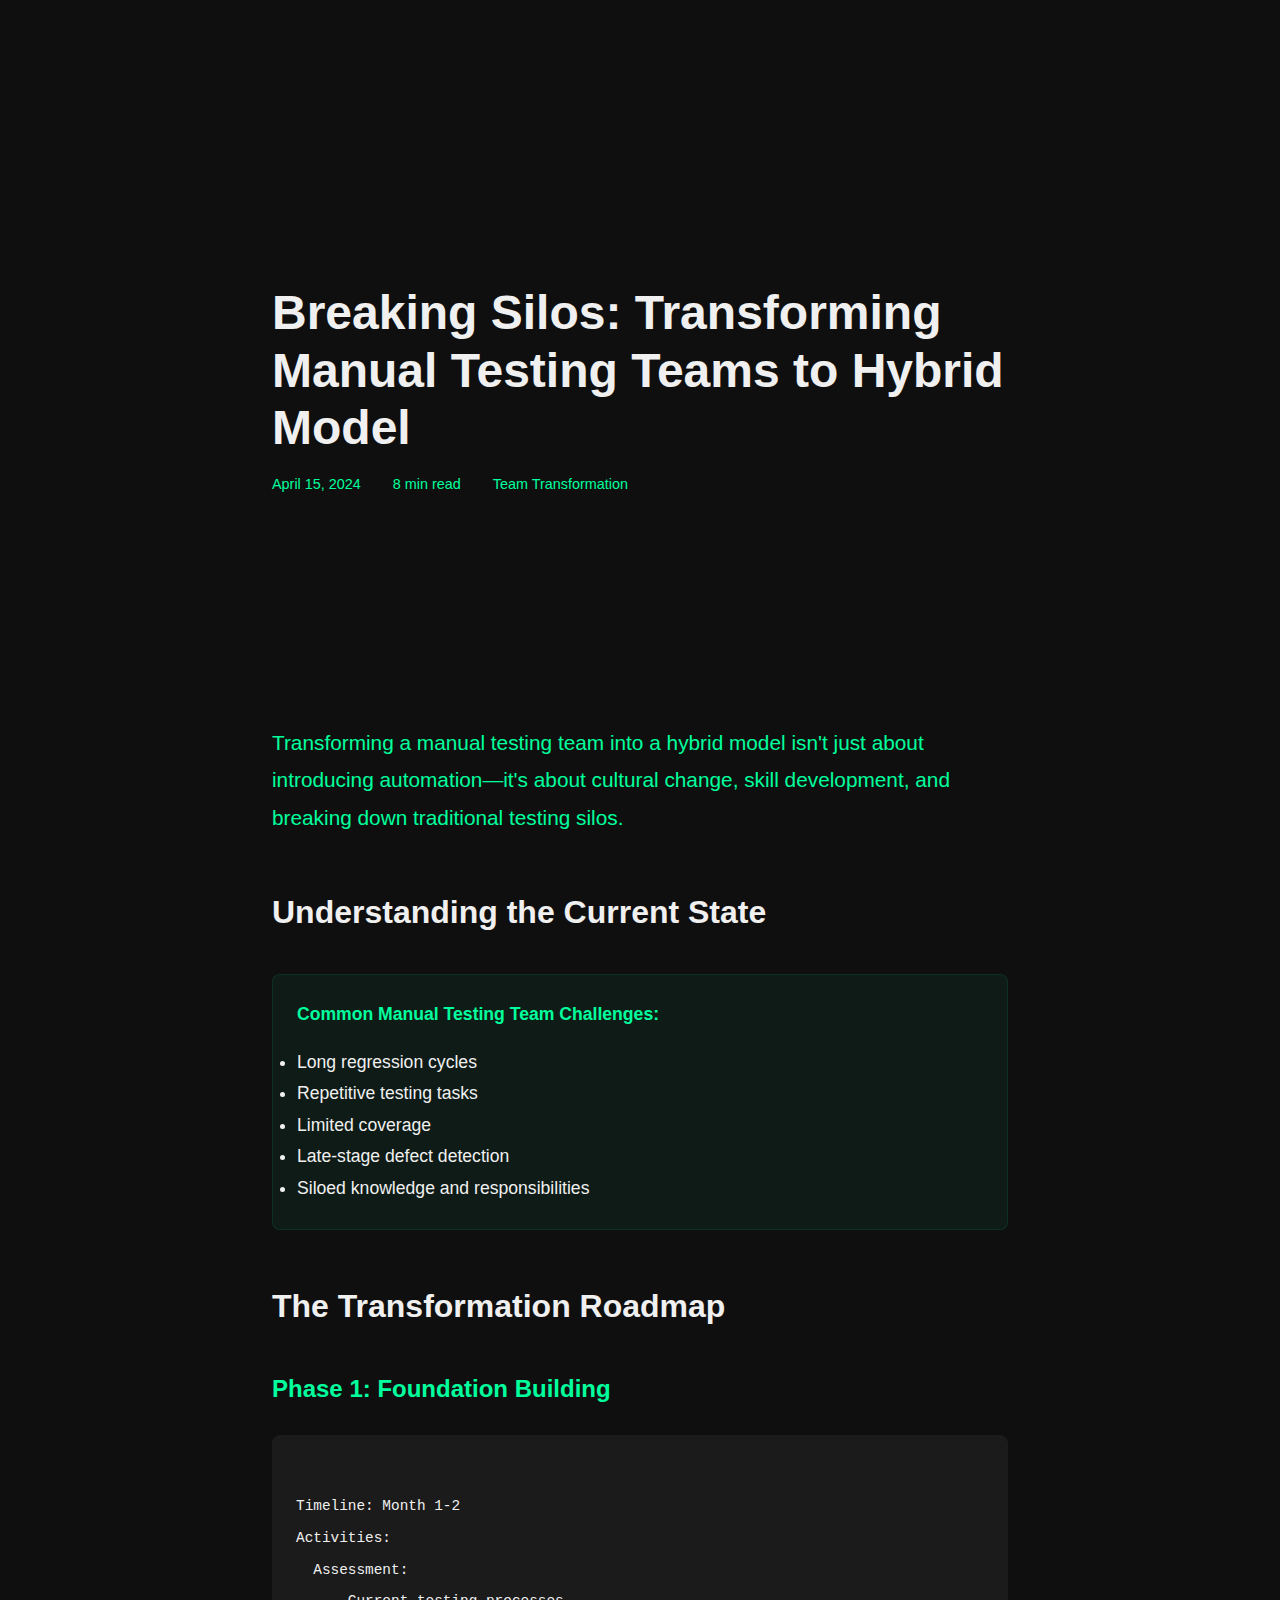
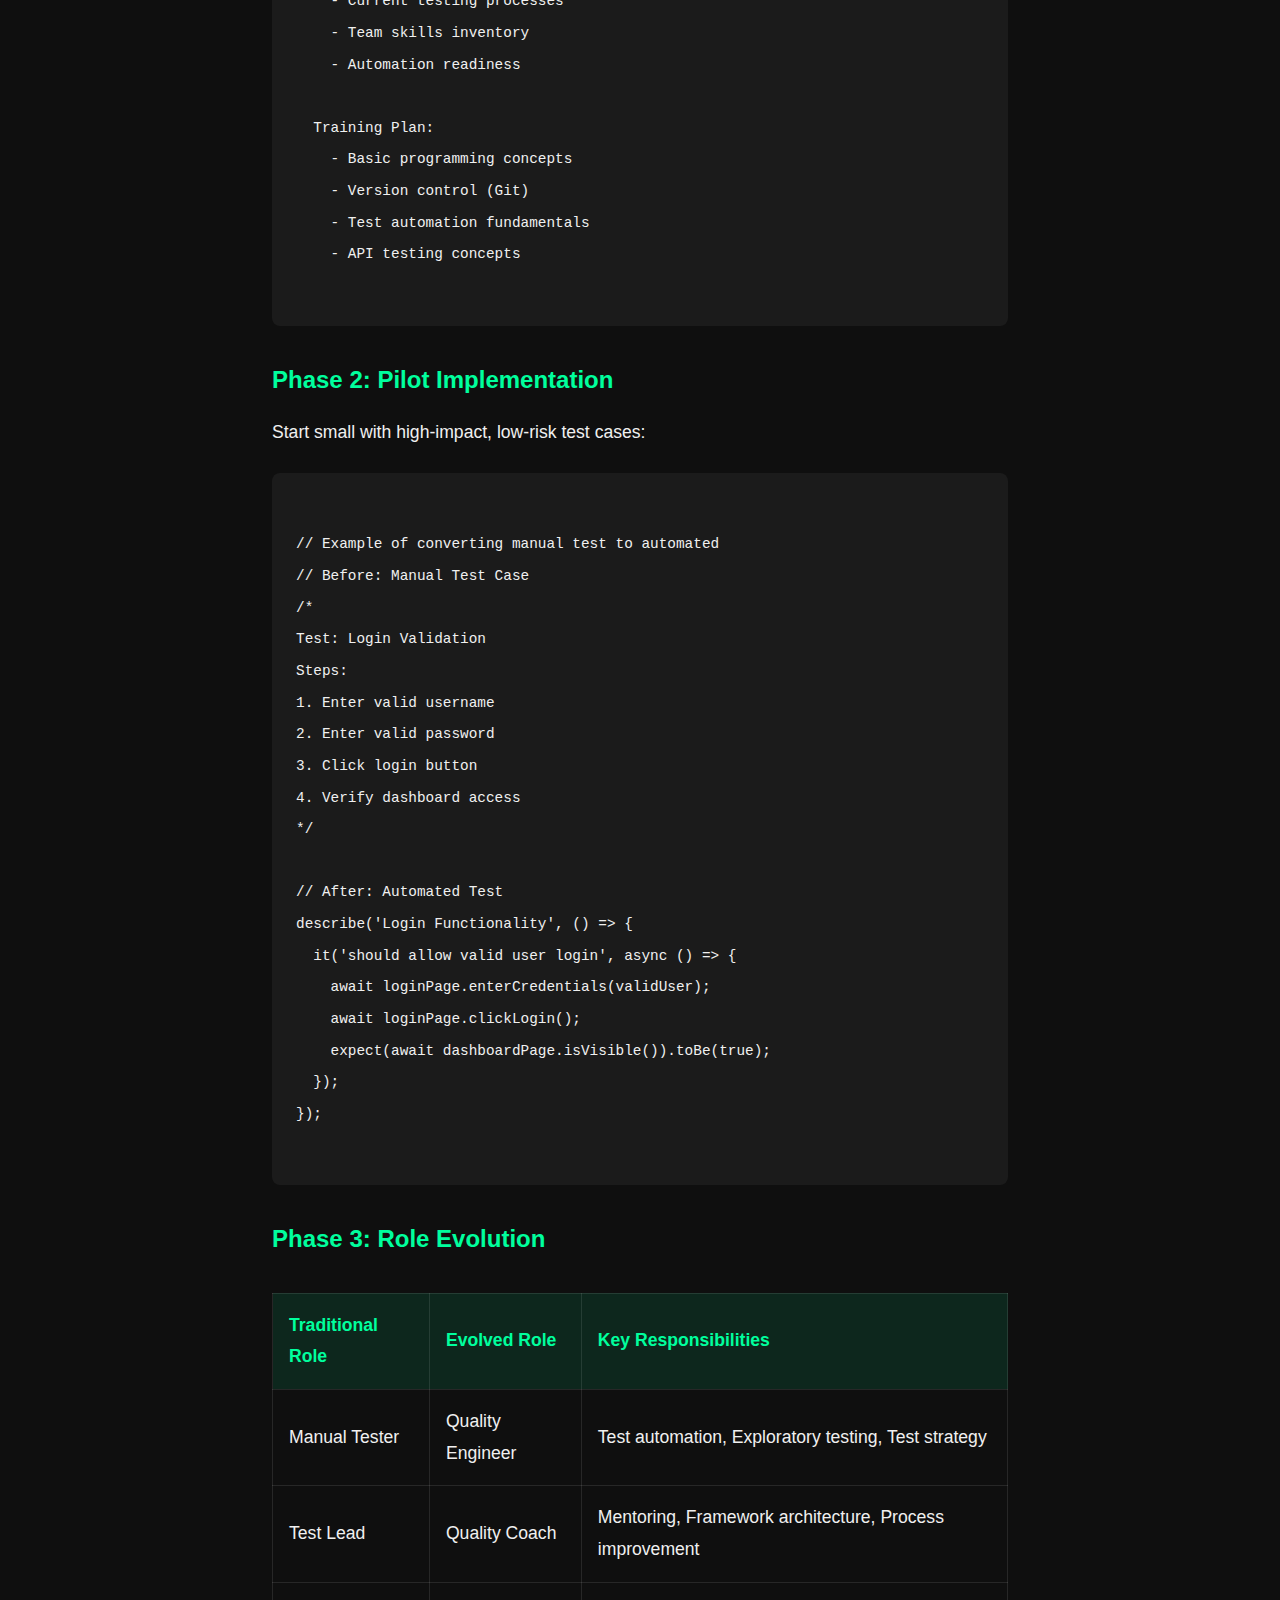
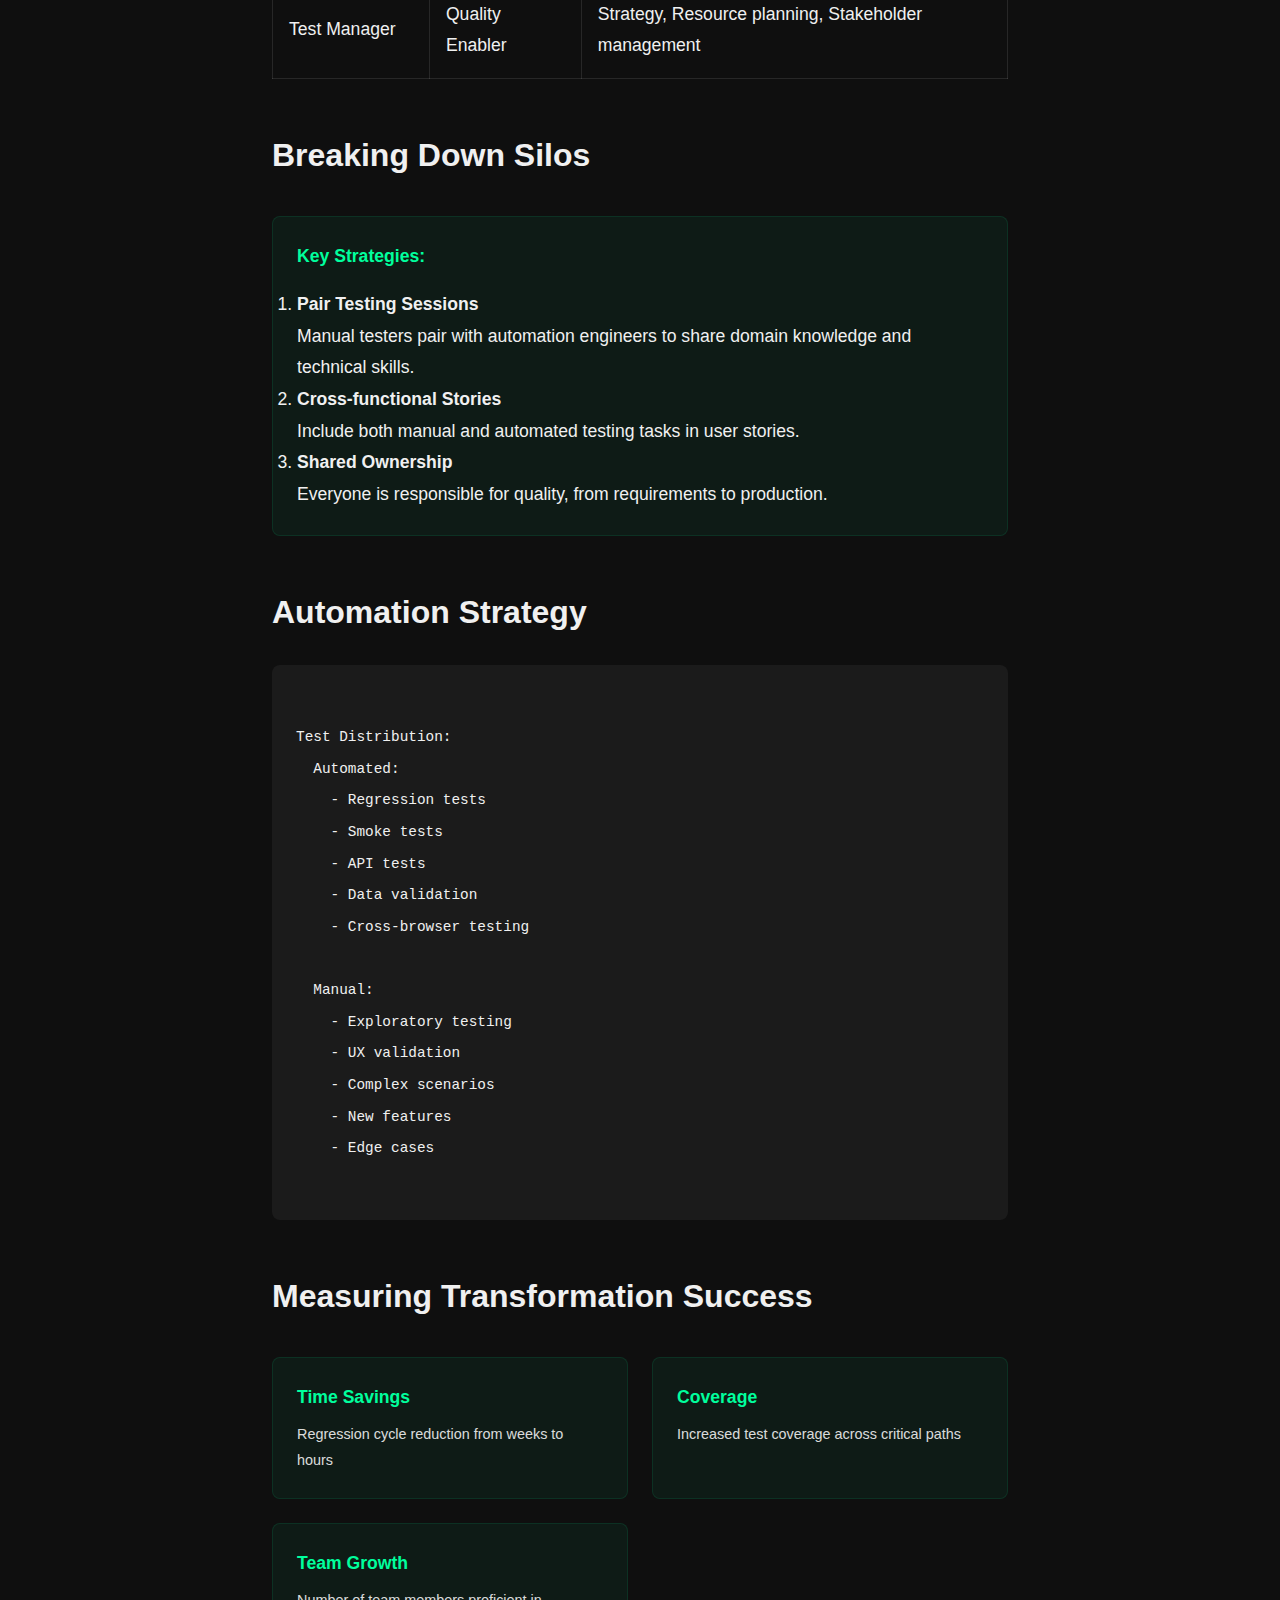
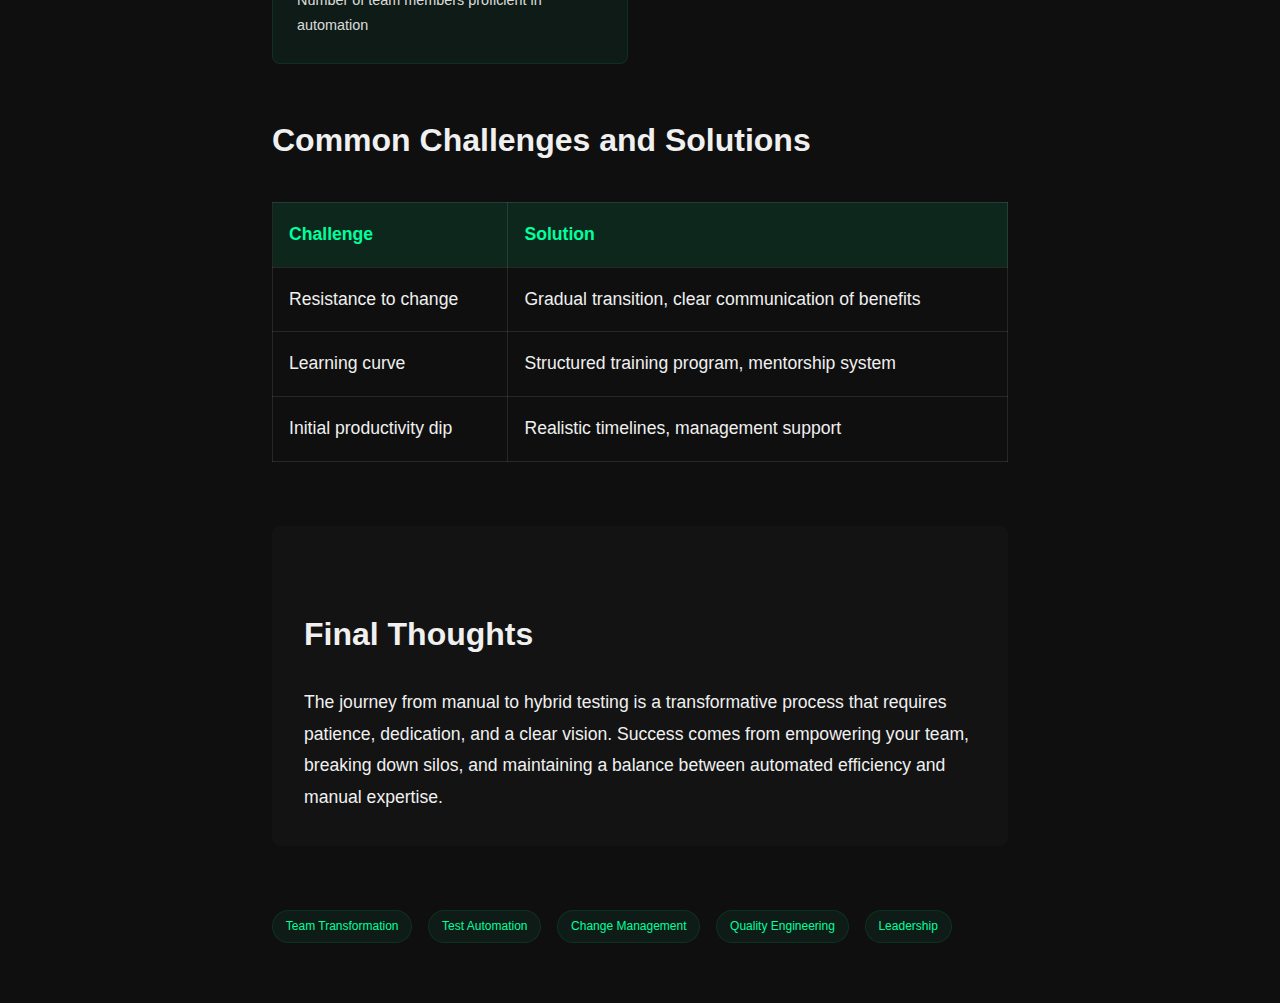
<file: posts/transforming-manual-testing-team/index.html>
<!DOCTYPE html>
<html lang="en">
<head>
  <meta charset="UTF-8" />
  <meta name="viewport" content="width=device-width, initial-scale=1.0" />
  <title>Breaking Silos: Guide to Transforming Manual Testing Teams | Anouar Ben Hmidane</title>
  <meta name="description" content="Learn how to successfully transform manual testing teams into efficient hybrid models. A comprehensive guide to test automation adoption and team transformation." />
  
  <meta property="og:title" content="Breaking Silos: Guide to Transforming Manual Testing Teams" />
  <meta property="og:description" content="Learn how to successfully transform manual testing teams into efficient hybrid models. A comprehensive guide to test automation adoption." />
  <meta property="og:type" content="article" />
  <meta property="article:published_time" content="2024-04-15" />
  <meta property="article:author" content="Anouar Ben Hmidane" />
  <meta property="article:section" content="Test Automation" />
  <meta property="article:tag" content="Team Transformation, Leadership, Quality Engineering" />
  <meta property="og:url" content="https://anouarbh.info/posts/transforming-manual-testing-team/" />
  
  <link rel="canonical" href="https://anouarbh.info/posts/transforming-manual-testing-team/" />
  
  <!-- Styles -->
  <link rel="stylesheet" href="/css/styles.css">
  <link rel="stylesheet" href="/css/post.css">
  
  <!-- Google Analytics -->
  <script async src="https://www.googletagmanager.com/gtag/js?id=G-2F3PWC9RK9"></script>
  <script>
    window.dataLayer = window.dataLayer || [];
    function gtag(){dataLayer.push(arguments);}
    gtag('js', new Date());

    gtag('config', 'G-2F3PWC9RK9');
  </script>
</head>
<body>
  <!-- Keep navigation same as previous posts -->

  <article class="post-container" itemscope itemtype="http://schema.org/BlogPosting">
    <header class="post-header">
      <h1 itemprop="headline">Breaking Silos: Transforming Manual Testing Teams to Hybrid Model</h1>
      <div class="post-meta">
        <time itemprop="datePublished" datetime="2024-04-15">April 15, 2024</time>
        <span itemprop="timeRequired">8 min read</span>
        <span itemprop="articleSection">Team Transformation</span>
      </div>
    </header>

    <div class="post-content">
      <p class="lead">
        Transforming a manual testing team into a hybrid model isn't just about introducing automation—it's about cultural change, skill development, and breaking down traditional testing silos.
      </p>

      <h2>Understanding the Current State</h2>
      <div class="info-box">
        <h4>Common Manual Testing Team Challenges:</h4>
        <ul>
          <li>Long regression cycles</li>
          <li>Repetitive testing tasks</li>
          <li>Limited coverage</li>
          <li>Late-stage defect detection</li>
          <li>Siloed knowledge and responsibilities</li>
        </ul>
      </div>

      <h2>The Transformation Roadmap</h2>
      
      <h3>Phase 1: Foundation Building</h3>
      <pre><code class="language-yaml">
Timeline: Month 1-2
Activities:
  Assessment:
    - Current testing processes
    - Team skills inventory
    - Automation readiness
  
  Training Plan:
    - Basic programming concepts
    - Version control (Git)
    - Test automation fundamentals
    - API testing concepts
      </code></pre>

      <h3>Phase 2: Pilot Implementation</h3>
      <p>
        Start small with high-impact, low-risk test cases:
      </p>
      <pre><code class="language-javascript">
// Example of converting manual test to automated
// Before: Manual Test Case
/*
Test: Login Validation
Steps:
1. Enter valid username
2. Enter valid password
3. Click login button
4. Verify dashboard access
*/

// After: Automated Test
describe('Login Functionality', () => {
  it('should allow valid user login', async () => {
    await loginPage.enterCredentials(validUser);
    await loginPage.clickLogin();
    expect(await dashboardPage.isVisible()).toBe(true);
  });
});
      </code></pre>

      <h3>Phase 3: Role Evolution</h3>
      <table class="challenges-table">
        <tr>
          <th>Traditional Role</th>
          <th>Evolved Role</th>
          <th>Key Responsibilities</th>
        </tr>
        <tr>
          <td>Manual Tester</td>
          <td>Quality Engineer</td>
          <td>Test automation, Exploratory testing, Test strategy</td>
        </tr>
        <tr>
          <td>Test Lead</td>
          <td>Quality Coach</td>
          <td>Mentoring, Framework architecture, Process improvement</td>
        </tr>
        <tr>
          <td>Test Manager</td>
          <td>Quality Enabler</td>
          <td>Strategy, Resource planning, Stakeholder management</td>
        </tr>
      </table>

      <h2>Breaking Down Silos</h2>
      <div class="info-box">
        <h4>Key Strategies:</h4>
        <ol>
          <li>
            <strong>Pair Testing Sessions</strong>
            <p>Manual testers pair with automation engineers to share domain knowledge and technical skills.</p>
          </li>
          <li>
            <strong>Cross-functional Stories</strong>
            <p>Include both manual and automated testing tasks in user stories.</p>
          </li>
          <li>
            <strong>Shared Ownership</strong>
            <p>Everyone is responsible for quality, from requirements to production.</p>
          </li>
        </ol>
      </div>

      <h2>Automation Strategy</h2>
      <pre><code class="language-yaml">
Test Distribution:
  Automated:
    - Regression tests
    - Smoke tests
    - API tests
    - Data validation
    - Cross-browser testing
  
  Manual:
    - Exploratory testing
    - UX validation
    - Complex scenarios
    - New features
    - Edge cases
      </code></pre>

      <h2>Measuring Transformation Success</h2>
      <div class="metrics-grid">
        <div class="metric-card">
          <h4>Time Savings</h4>
          <p>Regression cycle reduction from weeks to hours</p>
        </div>
        <div class="metric-card">
          <h4>Coverage</h4>
          <p>Increased test coverage across critical paths</p>
        </div>
        <div class="metric-card">
          <h4>Team Growth</h4>
          <p>Number of team members proficient in automation</p>
        </div>
      </div>

      <h2>Common Challenges and Solutions</h2>
      <table class="challenges-table">
        <tr>
          <th>Challenge</th>
          <th>Solution</th>
        </tr>
        <tr>
          <td>Resistance to change</td>
          <td>Gradual transition, clear communication of benefits</td>
        </tr>
        <tr>
          <td>Learning curve</td>
          <td>Structured training program, mentorship system</td>
        </tr>
        <tr>
          <td>Initial productivity dip</td>
          <td>Realistic timelines, management support</td>
        </tr>
      </table>

      <div class="conclusion">
        <h2>Final Thoughts</h2>
        <p>
          The journey from manual to hybrid testing is a transformative process that requires patience, dedication, and a clear vision. Success comes from empowering your team, breaking down silos, and maintaining a balance between automated efficiency and manual expertise.
        </p>
      </div>

      <div class="post-tags">
        <span class="tech-tag">Team Transformation</span>
        <span class="tech-tag">Test Automation</span>
        <span class="tech-tag">Change Management</span>
        <span class="tech-tag">Quality Engineering</span>
        <span class="tech-tag">Leadership</span>
      </div>
    </div>
  </article>

  <!-- Keep footer and scripts same as previous posts -->
</body>
</html>
</file>
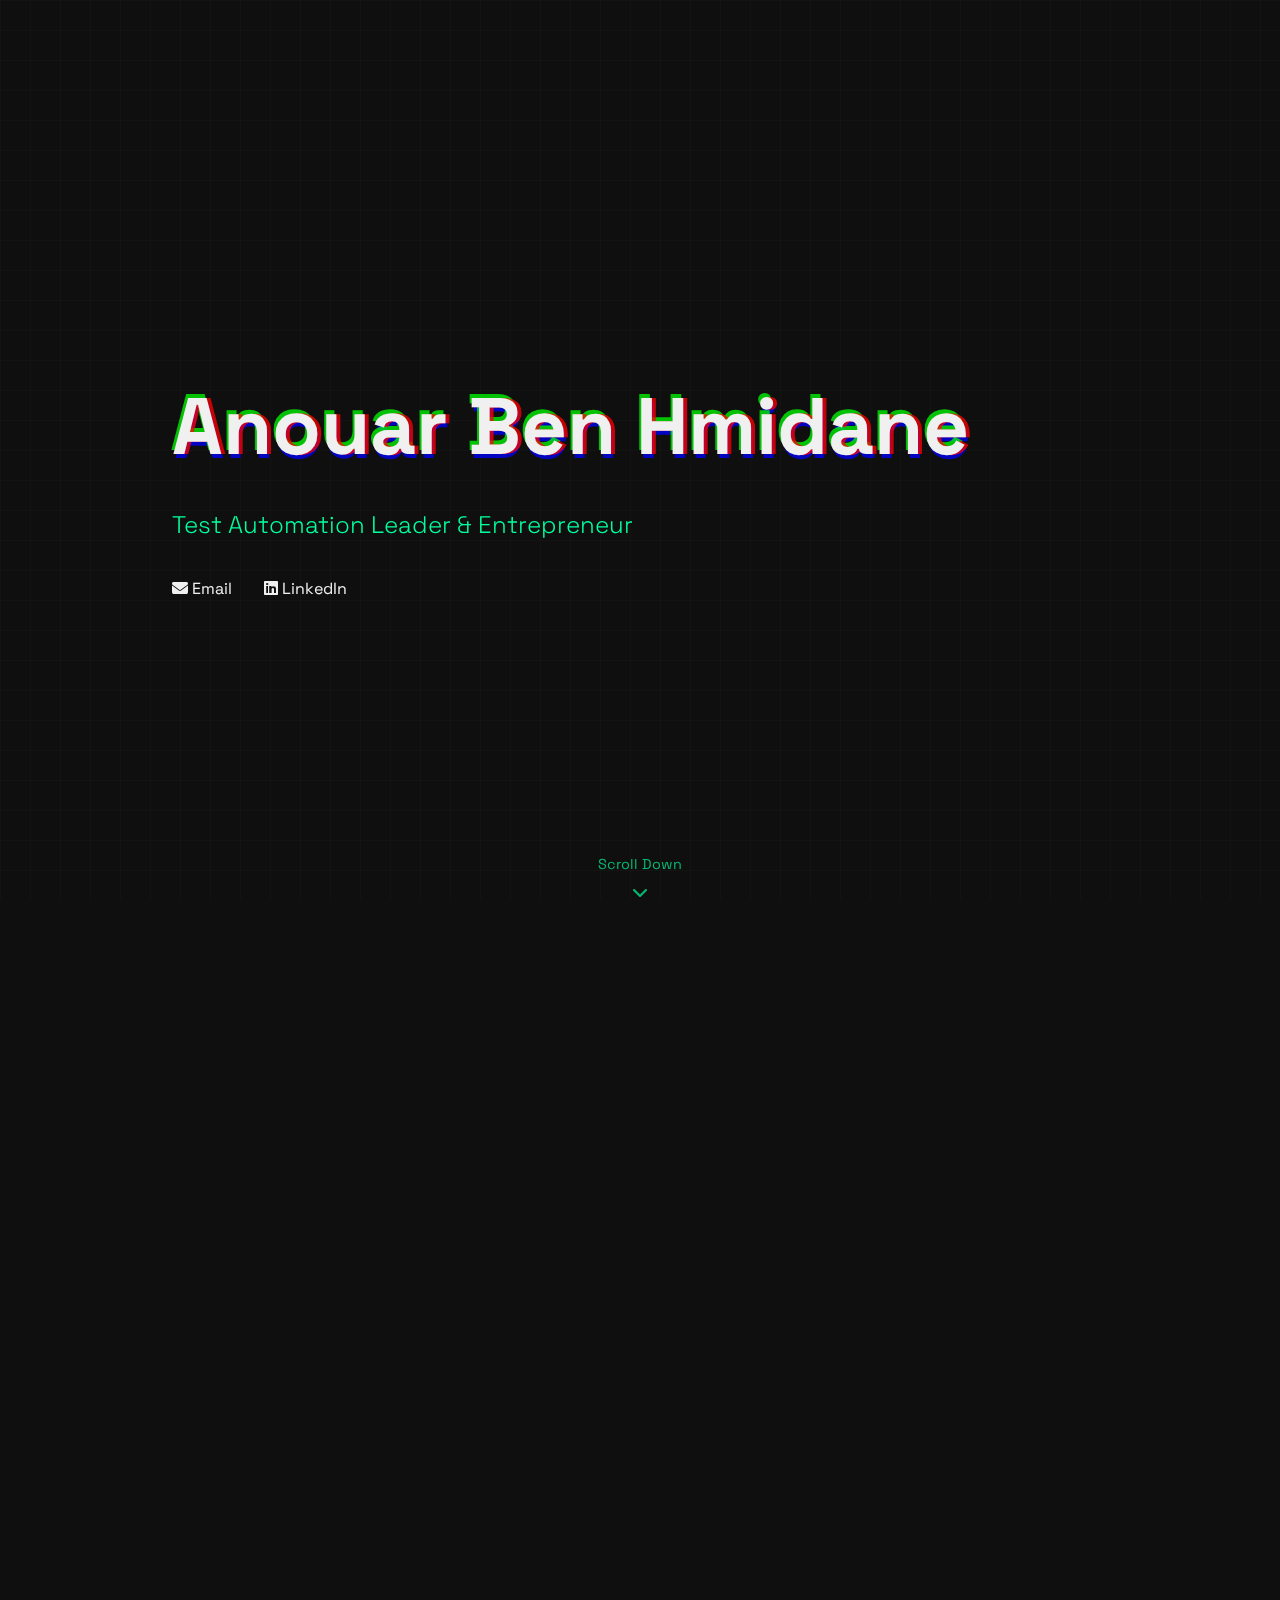
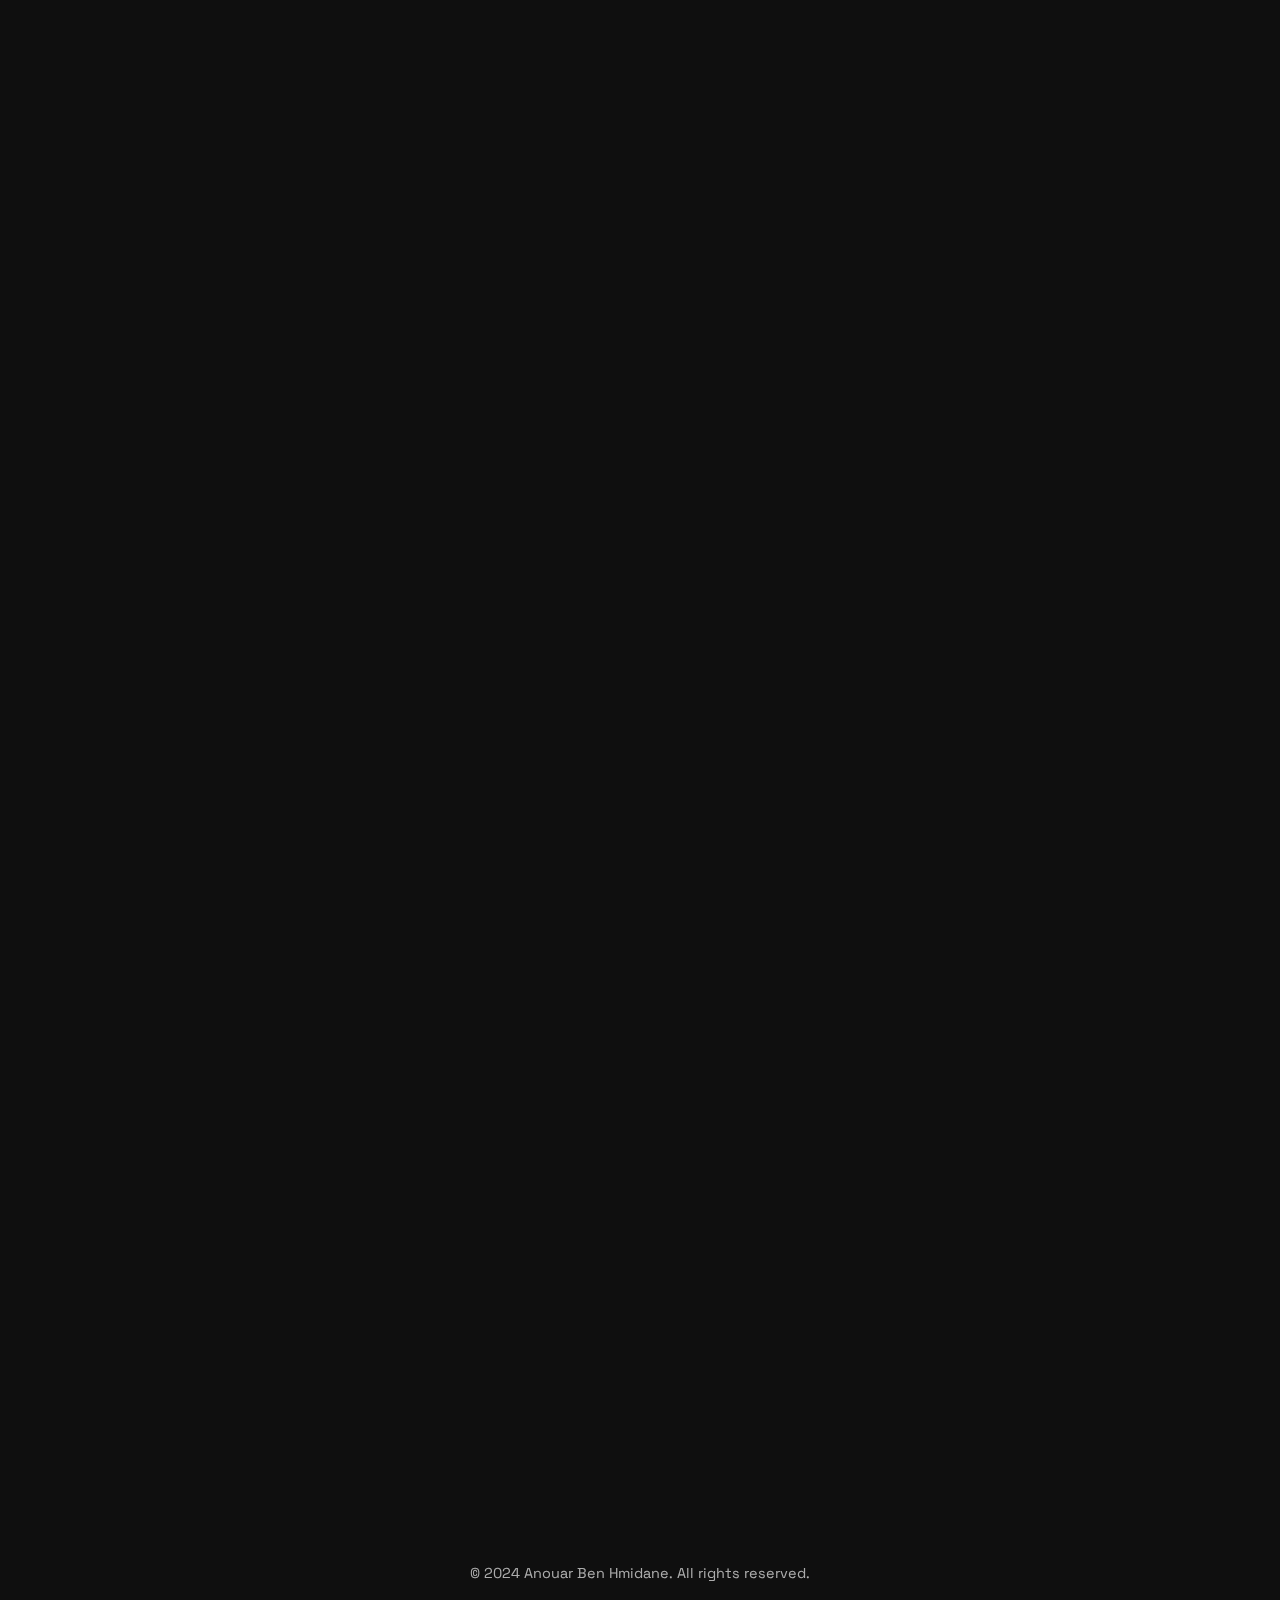
<file: webpage.html>
<!DOCTYPE html>
<html lang="en">
<head>
  <meta charset="UTF-8" />
  <meta name="viewport" content="width=device-width, initial-scale=1.0" />
  
  <!-- SEO Meta Tags -->
  <title>Anouar Ben Hmidane | Test Automation Leader & Entrepreneur</title>
  <meta name="description" content="Senior Test Automation Leader & Entrepreneur with 10+ years of experience in QA automation, DevOps, and Agile methodologies. Expert in Cypress, Playwright, Selenium, and CI/CD implementation." />
  <meta name="keywords" content="Test Automation, QA Leader, DevOps, Cypress, Playwright, Selenium, CI/CD, Quality Assurance, Software Testing" />
  <meta name="author" content="Anouar Ben Hmidane" />
  
  <!-- Open Graph / Social Media Meta Tags -->
  <meta property="og:title" content="Anouar Ben Hmidane | Test Automation Leader & Entrepreneur" />
  <meta property="og:description" content="Senior Test Automation Leader & Entrepreneur specializing in QA automation, DevOps, and Agile methodologies." />
  <meta property="og:type" content="website" />
  <meta property="og:url" content="https://anouarbh.info" />
  <meta property="og:image" content="https://anouarbh.info/profile-image.jpg" />
  <meta property="og:site_name" content="Anouar Ben Hmidane" />
  
  <!-- Twitter Card Meta Tags -->
  <meta name="twitter:card" content="summary_large_image" />
  <meta name="twitter:title" content="Anouar Ben Hmidane | Test Automation Leader & Entrepreneur" />
  <meta name="twitter:description" content="Senior Test Automation Leader & Entrepreneur specializing in QA automation, DevOps, and Agile methodologies." />
  <meta name="twitter:image" content="https://anouarbh.info/profile-image.jpg" />
  
  <!-- Canonical URL -->
  <link rel="canonical" href="https://anouarbh.info" />
  
  <!-- Robots Meta Tag -->
  <meta name="robots" content="index, follow" />
  
  <!-- Favicon -->
  <link rel="icon" type="image/png" href="favicon.png" /> <!-- Add your favicon -->
  <link rel="apple-touch-icon" href="apple-touch-icon.png" /> <!-- Add your Apple touch icon -->

  <!-- Schema.org Markup -->
  <script type="application/ld+json">
    {
      "@context": "http://schema.org",
      "@type": "Person",
      "name": "Anouar Ben Hmidane",
      "jobTitle": "Test Automation Leader & Entrepreneur",
      "email": "bhmiden.anouar@gmail.com",
      "url": "https://anouarbh.info",
      "sameAs": [
        "https://www.linkedin.com/in/anouar-ben-hmidane",
        "https://anouarbh.info"
      ],
      "workExperience": [
        {
          "@type": "WorkPosition",
          "name": "Test Automation SME",
          "worksFor": {
            "@type": "Organization",
            "name": "Ueat"
          },
          "startDate": "2022"
        },
        {
          "@type": "WorkPosition",
          "name": "Test Automation Lead",
          "worksFor": {
            "@type": "Organization",
            "name": "LogMeIn"
          },
          "startDate": "2021",
          "endDate": "2022"
        }
      ],
      "knowsAbout": [
        "Test Automation",
        "DevOps",
        "Agile Methodologies",
        "Cypress",
        "Playwright",
        "Selenium",
        "CI/CD",
        "Quality Assurance"
      ],
      "education": [
        {
          "@type": "EducationalOccupancy",
          "educationalLevel": "Bachelor's Degree",
          "programName": "Software Engineering",
          "provider": {
            "@type": "CollegeOrUniversity",
            "name": "École Polytechnique de Montréal"
          },
          "startDate": "2008",
          "endDate": "2012"
        },
        {
          "@type": "EducationalOccupancy",
          "educationalLevel": "Technical Diploma",
          "programName": "IT Network Technician",
          "provider": {
            "@type": "CollegeOrUniversity",
            "name": "ISET RADES"
          },
          "startDate": "2004",
          "endDate": "2007"
        }
      ]
    }
  </script>

  <!-- Fonts -->
  <link href="https://fonts.googleapis.com/css2?family=Space+Grotesk:wght@300;400;500;600;700&display=swap" rel="stylesheet">
  <link rel="stylesheet" href="https://cdnjs.cloudflare.com/ajax/libs/font-awesome/6.4.0/css/all.min.css"/>
  
  <style>
    :root {
      --bg-color: #0f0f0f;
      --text-color: #f0f0f0;
      --accent: #00ff9d;
      --accent-dark: #00cc7d;
      --grid: rgba(255, 255, 255, 0.02);
    }

    * {
      margin: 0;
      padding: 0;
      box-sizing: border-box;
    }

    body {
      font-family: 'Space Grotesk', sans-serif;
      background-color: var(--bg-color);
      color: var(--text-color);
      line-height: 1.6;
      overflow-x: hidden;
    }

    /* Grid Background */
    .grid-bg {
      position: fixed;
      top: 0;
      left: 0;
      width: 100%;
      height: 100%;
      background-image: 
        linear-gradient(var(--grid) 1px, transparent 1px),
        linear-gradient(90deg, var(--grid) 1px, transparent 1px);
      background-size: 30px 30px;
      z-index: -1;
    }

    /* Main Container */
    .container {
      max-width: 1000px;
      margin: 0 auto;
      padding: 2rem;
    }

    /* Header */
    header {
      min-height: 100vh;
      display: flex;
      flex-direction: column;
      justify-content: center;
      position: relative;
      padding: 2rem 0;
    }

    .glitch-text {
      font-size: 5rem;
      font-weight: 700;
      color: var(--text-color);
      position: relative;
      text-shadow: 
        0.05em 0 0 rgba(255, 0, 0, 0.75),
        -0.025em -0.05em 0 rgba(0, 255, 0, 0.75),
        0.025em 0.05em 0 rgba(0, 0, 255, 0.75);
      animation: glitch 500ms infinite;
    }

    .subtitle {
      font-size: 1.5rem;
      color: var(--accent);
      margin-top: 1rem;
      font-weight: 300;
    }

    /* Sections */
    section {
      margin: 5rem 0;
      opacity: 0;
      transform: translateY(20px);
      transition: all 0.5s ease;
    }

    section.visible {
      opacity: 1;
      transform: translateY(0);
    }

    h2 {
      font-size: 2rem;
      color: var(--accent);
      margin-bottom: 2rem;
      display: flex;
      align-items: center;
    }

    h2::after {
      content: '';
      height: 1px;
      background: var(--accent);
      flex: 1;
      margin-left: 1rem;
      opacity: 0.3;
    }

    /* Experience Cards */
    .experience-card {
      padding: 2rem;
      margin-bottom: 3rem;
      border: 1px solid rgba(255, 255, 255, 0.05);
      border-radius: 8px;
      transition: all 0.3s ease;
      background: rgba(255, 255, 255, 0.02);
      position: relative;
      overflow: hidden;
    }

    .experience-card::before {
      content: '';
      position: absolute;
      top: 0;
      left: 0;
      width: 4px;
      height: 100%;
      background: var(--accent);
      opacity: 0;
      transition: opacity 0.3s ease;
    }

    .experience-card:hover {
      border-color: rgba(255, 255, 255, 0.1);
      transform: translateX(10px);
      background: rgba(255, 255, 255, 0.03);
    }

    .experience-card:hover::before {
      opacity: 1;
    }

    .experience-card ul {
      list-style: none;
      padding: 0;
      margin: 1rem 0;
    }

    .experience-card ul li {
      margin-bottom: 0.5rem;
      padding-left: 1.5rem;
      position: relative;
    }

    .experience-card ul li::before {
      content: '▹';
      position: absolute;
      left: 0;
      color: var(--accent);
    }

    .tech-stack {
      margin-top: 1.5rem;
      display: flex;
      flex-wrap: wrap;
      gap: 0.5rem;
    }

    .tech-tag {
      font-size: 0.8rem;
      padding: 0.3rem 0.8rem;
      background: rgba(0, 255, 157, 0.1);
      border: 1px solid rgba(0, 255, 157, 0.2);
      border-radius: 20px;
      color: var(--accent);
      transition: all 0.3s ease;
    }

    .tech-tag:hover {
      background: rgba(0, 255, 157, 0.15);
      transform: translateY(-2px);
    }

    .experience-card span {
      display: inline-block;
      color: var(--accent);
      font-size: 0.9rem;
      opacity: 0.8;
      margin-bottom: 1rem;
    }

    /* Skills */
    .skills-container {
      display: flex;
      flex-direction: column;
      gap: 2rem;
    }

    .skills-category h3 {
      color: var(--accent);
      font-size: 1.3rem;
      margin-bottom: 1.5rem;
      display: flex;
      align-items: center;
    }

    .skills-category h3::after {
      content: '';
      height: 1px;
      background: var(--accent);
      flex: 1;
      margin-left: 1rem;
      opacity: 0.3;
    }

    .skills-grid {
      display: grid;
      grid-template-columns: repeat(auto-fill, minmax(180px, 1fr));
      gap: 1rem;
    }

    .skill-tag {
      padding: 0.8rem 1.2rem;
      background: rgba(0, 255, 157, 0.05);
      border: 1px solid rgba(0, 255, 157, 0.1);
      border-radius: 8px;
      text-align: center;
      transition: all 0.3s ease;
      cursor: default;
    }

    .skill-tag:hover {
      background: rgba(0, 255, 157, 0.1);
      border-color: var(--accent);
      transform: translateY(-2px);
      box-shadow: 0 5px 15px rgba(0, 255, 157, 0.1);
    }

    /* Contact */
    .contact-links {
      display: flex;
      gap: 2rem;
      margin-top: 2rem;
    }

    .contact-links a {
      color: var(--text-color);
      text-decoration: none;
      transition: all 0.3s ease;
    }

    .contact-links a:hover {
      color: var(--accent);
    }

    /* Animations */
    @keyframes glitch {
      0% {
        text-shadow: 
          0.05em 0 0 rgba(255, 0, 0, 0.75),
          -0.025em -0.05em 0 rgba(0, 255, 0, 0.75),
          0.025em 0.05em 0 rgba(0, 0, 255, 0.75);
      }
      14% {
        text-shadow: 
          0.05em 0 0 rgba(255, 0, 0, 0.75),
          -0.05em -0.025em 0 rgba(0, 255, 0, 0.75),
          -0.025em 0.05em 0 rgba(0, 0, 255, 0.75);
      }
      15% {
        text-shadow: 
          -0.05em -0.025em 0 rgba(255, 0, 0, 0.75),
          0.025em 0.025em 0 rgba(0, 255, 0, 0.75),
          -0.05em -0.05em 0 rgba(0, 0, 255, 0.75);
      }
    }

    @media (max-width: 768px) {
      .glitch-text {
        font-size: 3rem;
      }
      
      .container {
        padding: 1rem;
      }
      
      section {
        margin: 4rem 0;
      }

      .skills-grid {
        grid-template-columns: repeat(auto-fill, minmax(150px, 1fr));
      }
    }

    /* Add scroll indicator */
    .scroll-indicator {
      position: absolute;
      bottom: 2rem;
      left: 50%;
      transform: translateX(-50%);
      display: flex;
      flex-direction: column;
      align-items: center;
      color: var(--accent);
      opacity: 0.7;
      transition: all 0.3s ease;
      cursor: pointer;
    }

    .scroll-indicator:hover {
      opacity: 1;
      transform: translateX(-50%) translateY(-5px);
    }

    .scroll-indicator span {
      font-size: 0.9rem;
      margin-bottom: 0.5rem;
    }

    .scroll-indicator i {
      animation: bounce 2s infinite;
    }

    /* Add bounce animation */
    @keyframes bounce {
      0%, 20%, 50%, 80%, 100% {
        transform: translateY(0);
      }
      40% {
        transform: translateY(-10px);
      }
      60% {
        transform: translateY(-5px);
      }
    }

    /* Hide text visually but keep it available for screen readers */
    .visually-hidden {
      position: absolute;
      width: 1px;
      height: 1px;
      padding: 0;
      margin: -1px;
      overflow: hidden;
      clip: rect(0, 0, 0, 0);
      border: 0;
    }

    /* Style footer */
    footer {
      text-align: center;
      padding: 2rem 0;
      opacity: 0.7;
      font-size: 0.9rem;
    }

    /* Add this section before the skills section */
    .education-card {
      padding: 2rem;
      margin-bottom: 2rem;
      border: 1px solid rgba(255, 255, 255, 0.05);
      border-radius: 8px;
      transition: all 0.3s ease;
      background: rgba(255, 255, 255, 0.02);
      position: relative;
      overflow: hidden;
    }

    .education-card::before {
      content: '';
      position: absolute;
      top: 0;
      left: 0;
      width: 4px;
      height: 100%;
      background: var(--accent);
      opacity: 0;
      transition: opacity 0.3s ease;
    }

    .education-card:hover {
      border-color: rgba(255, 255, 255, 0.1);
      transform: translateX(10px);
      background: rgba(255, 255, 255, 0.03);
    }

    .education-card:hover::before {
      opacity: 1;
    }

    .education-card h3 {
      color: var(--text-color);
      font-size: 1.2rem;
      margin-bottom: 0.5rem;
    }

    .education-card span {
      display: inline-block;
      color: var(--accent);
      font-size: 0.9rem;
      opacity: 0.8;
      margin-bottom: 1rem;
    }
  </style>
</head>
<body>
  <div class="grid-bg"></div>
  
  <div class="container">
    <header>
      <h1 class="glitch-text">
        <span class="visually-hidden">Anouar Ben Hmidane - Test Automation Leader & Entrepreneur</span>
        Anouar Ben Hmidane
      </h1>
      <p class="subtitle">Test Automation Leader & Entrepreneur</p>
      <div class="contact-links">
        <a href="mailto:bhmiden.anouar@gmail.com"><i class="fas fa-envelope"></i> Email</a>
        <a href="https://www.linkedin.com/in/anouar-ben-hmidane" target="_blank">
          <i class="fab fa-linkedin"></i> LinkedIn
        </a>
      </div>
      <div class="scroll-indicator">
        <span>Scroll Down</span>
        <i class="fas fa-chevron-down"></i>
      </div>
    </header>

    <section id="profile">
      <h2>Profile</h2>
      <p>
        Dynamic and results-driven Test Automation Leader with deep expertise in QA automation, 
        DevOps, and Agile methodologies. Passionate about optimizing software quality and delivery pipelines.
      </p>
    </section>

    <section id="experience">
      <h2>Experience</h2>
      
      <div class="experience-card">
        <h3>Test Automation SME – Ueat</h3>
        <span>2022 - Present • Remote</span>
        <ul>
          <li>Designed and implemented enterprise-wide test automation strategy</li>
          <li>Built Cypress-based test automation framework and migrated legacy tests to Playwright</li>
          <li>Created Postman API test suite for robust API testing</li>
          <li>Integrated E2E testing into CI/CD pipelines using GitHub Actions</li>
          <li>Trained QA teams on automation best practices</li>
        </ul>
        <div class="tech-stack">
          <span class="tech-tag">Cypress</span>
          <span class="tech-tag">Postman</span>
          <span class="tech-tag">Playwright</span>
          <span class="tech-tag">GitHub Actions</span>
        </div>
      </div>

      <div class="experience-card">
        <h3>Test Automation Lead – LogMeIn</h3>
        <span>2021 - 2022 • Remote</span>
        <ul>
          <li>Led test automation strategy for GoToMeeting Admin Platform</li>
          <li>Developed Java-based REST-assured API testing framework</li>
          <li>Created log parsing solutions for monitoring and debugging</li>
          <li>Automated E2E tests and integrated into DevOps pipelines</li>
        </ul>
        <div class="tech-stack">
          <span class="tech-tag">Java</span>
          <span class="tech-tag">REST-assured</span>
          <span class="tech-tag">Jenkins</span>
          <span class="tech-tag">Elasticsearch</span>
        </div>
      </div>

      <div class="experience-card">
        <h3>Test Automation Lead – National Bank</h3>
        <span>2017 - 2021 • Montreal, QC</span>
        <ul>
          <li>Led test automation transformation for Wealth Management division (60+ applications)</li>
          <li>Managed and mentored 20+ automation specialists</li>
          <li>Built robust test automation frameworks using Selenium, Java, Docker</li>
          <li>Established visual testing strategy for UI regression</li>
          <li>Coordinated performance testing for ORION/BNC Trading Platform</li>
        </ul>
        <div class="tech-stack">
          <span class="tech-tag">Selenium</span>
          <span class="tech-tag">Java</span>
          <span class="tech-tag">Docker</span>
          <span class="tech-tag">Jenkins</span>
          <span class="tech-tag">Applitools</span>
        </div>
      </div>

      <div class="experience-card">
        <h3>Test Automation Lead – Desjardins</h3>
        <span>2016 - 2017 • Montreal, QC</span>
        <ul>
          <li>Designed test automation framework for ATM modernization project</li>
          <li>Developed automation testing strategies using Robot Framework</li>
          <li>Integrated automated tests into CI/CD workflows</li>
        </ul>
        <div class="tech-stack">
          <span class="tech-tag">Robot Framework</span>
          <span class="tech-tag">Selenium</span>
          <span class="tech-tag">JMeter</span>
          <span class="tech-tag">Python</span>
        </div>
      </div>

      <div class="experience-card">
        <h3>Automation Testing Specialist – XMedius</h3>
        <span>2012 - 2016 • Montreal, QC</span>
        <ul>
          <li>Developed test automation for cloud-based applications</li>
          <li>Built scalable test frameworks using Ruby on Rails</li>
        </ul>
        <div class="tech-stack">
          <span class="tech-tag">Ruby on Rails</span>
          <span class="tech-tag">Selenium</span>
          <span class="tech-tag">Cucumber</span>
          <span class="tech-tag">Jenkins</span>
        </div>
      </div>
    </section>

    <section id="education">
      <h2>Education</h2>
      <div class="education-card">
        <h3>Bachelor's Degree in Software Engineering</h3>
        <span>École Polytechnique de Montréal • 2008 - 2012</span>
        <div class="tech-stack">
          <span class="tech-tag">Software Engineering</span>
          <span class="tech-tag">Computer Science</span>
          <span class="tech-tag">Programming</span>
        </div>
      </div>

      <div class="education-card">
        <h3>IT Network Technician</h3>
        <span>ISET RADES, Tunisia • 2004 - 2007</span>
        <div class="tech-stack">
          <span class="tech-tag">Networking</span>
          <span class="tech-tag">IT Infrastructure</span>
          <span class="tech-tag">System Administration</span>
        </div>
      </div>
    </section>

    <section id="skills">
      <h2>Skills</h2>
      
      <div class="skills-container">
        <div class="skills-category">
          <h3>Technical Skills</h3>
          <div class="skills-grid">
            <div class="skill-tag">Java</div>
            <div class="skill-tag">Python</div>
            <div class="skill-tag">Selenium</div>
            <div class="skill-tag">Cypress</div>
            <div class="skill-tag">Playwright</div>
            <div class="skill-tag">Docker</div>
            <div class="skill-tag">Jenkins</div>
            <div class="skill-tag">AWS</div>
            <div class="skill-tag">Git</div>
            <div class="skill-tag">REST APIs</div>
            <div class="skill-tag">CI/CD</div>
            <div class="skill-tag">Performance Testing</div>
          </div>
        </div>

        <div class="skills-category">
          <h3>Leadership & Soft Skills</h3>
          <div class="skills-grid">
            <div class="skill-tag">Team Leadership</div>
            <div class="skill-tag">Strategic Planning</div>
            <div class="skill-tag">Mentoring</div>
            <div class="skill-tag">Problem Solving</div>
            <div class="skill-tag">Communication</div>
            <div class="skill-tag">Agile/Scrum</div>
            <div class="skill-tag">Project Management</div>
            <div class="skill-tag">Stakeholder Management</div>
            <div class="skill-tag">Cross-functional Collaboration</div>
            <div class="skill-tag">Innovation</div>
            <div class="skill-tag">Change Management</div>
            <div class="skill-tag">Process Optimization</div>
          </div>
        </div>
      </div>
    </section>
  </div>

  <footer class="container">
    <p>© <time datetime="2024">2024</time> Anouar Ben Hmidane. All rights reserved.</p>
  </footer>

  <script>
    // Intersection Observer for section animations
    const observer = new IntersectionObserver((entries) => {
      entries.forEach(entry => {
        if (entry.isIntersecting) {
          entry.target.classList.add('visible');
        }
      });
    }, {
      threshold: 0.1
    });

    document.querySelectorAll('section').forEach((section) => {
      observer.observe(section);
    });

    // Mouse movement effect for grid background
    document.addEventListener('mousemove', (e) => {
      const grid = document.querySelector('.grid-bg');
      const x = e.clientX / window.innerWidth;
      const y = e.clientY / window.innerHeight;
      
      grid.style.transform = `translate(${x * 10}px, ${y * 10}px)`;
    });

    // Add smooth scroll for the scroll indicator
    document.querySelector('.scroll-indicator').addEventListener('click', () => {
      document.getElementById('profile').scrollIntoView({ 
        behavior: 'smooth',
        block: 'start'
      });
    });
  </script>
</body>
</html>
</file>
<file: css/styles.css>
/* Root Variables */
:root {
  --bg-color: #0f0f0f;
  --text-color: #f0f0f0;
  --accent: #00ff9d;
  --accent-dark: #00cc7d;
  --grid: rgba(255, 255, 255, 0.02);
}

/* Base Styles */
* {
  margin: 0;
  padding: 0;
  box-sizing: border-box;
}

body {
  font-family: 'Space Grotesk', sans-serif;
  background-color: var(--bg-color);
  color: var(--text-color);
  line-height: 1.6;
  overflow-x: hidden;
}

/* Grid Background */
.grid-bg {
  position: fixed;
  top: 0;
  left: 0;
  width: 100%;
  height: 100%;
  background-image: 
    linear-gradient(var(--grid) 1px, transparent 1px),
    linear-gradient(90deg, var(--grid) 1px, transparent 1px);
  background-size: 30px 30px;
  z-index: -1;
}

/* Navigation */
.navigation {
  position: fixed;
  top: 0;
  left: 0;
  width: 100%;
  background: rgba(15, 15, 15, 0.95);
  backdrop-filter: blur(10px);
  z-index: 1000;
  padding: 1rem 0;
}

.nav-container {
  max-width: 1000px;
  margin: 0 auto;
  display: flex;
  justify-content: space-between;
  align-items: center;
  padding: 0 2rem;
}

.nav-links {
  display: flex;
  gap: 2rem;
}

.nav-links a {
  color: var(--text-color);
  text-decoration: none;
  transition: all 0.3s ease;
}

.nav-links a:hover {
  color: var(--accent);
}

/* Header Styles */
header {
  min-height: 60vh;
  display: flex;
  flex-direction: column;
  justify-content: center;
  position: relative;
  padding: 2rem 0;
}

.glitch-text {
  font-size: 5rem;
  font-weight: 700;
  color: var(--text-color);
  position: relative;
  text-shadow: 
    0.05em 0 0 rgba(255, 0, 0, 0.75),
    -0.025em -0.05em 0 rgba(0, 255, 0, 0.75),
    0.025em 0.05em 0 rgba(0, 0, 255, 0.75);
  animation: glitch 500ms infinite;
}

/* Update logo styles */
.logo {
  text-decoration: none;
  display: flex;
  align-items: center;
  gap: 3px; /* Reduced gap for three letters */
  padding: 8px;
  transition: all 0.3s ease;
}

.logo-text {
  font-size: 1.6rem; /* Slightly smaller for three letters */
  font-weight: 700;
  color: var(--text-color);
  transition: all 0.3s ease;
}

.logo-separator {
  width: 4px;
  height: 4px;
  background: var(--accent);
  border-radius: 50%;
  opacity: 0;
  transform: scale(0);
  transition: all 0.3s ease;
}

.logo:hover .logo-text {
  color: var(--accent);
  transform: translateY(-2px);
}

.logo:hover .logo-separator {
  opacity: 1;
  transform: scale(1);
}

/* Add this animation for the logo on page load */
@keyframes logoReveal {
  from {
    opacity: 0;
    transform: translateY(-10px);
  }
  to {
    opacity: 1;
    transform: translateY(0);
  }
}

.logo {
  animation: logoReveal 0.5s ease forwards;
}

/* Featured Post Styles */
.featured-post {
  margin-bottom: 4rem;
  border: 1px solid rgba(255, 255, 255, 0.05);
  border-radius: 12px;
  overflow: hidden;
  transition: all 0.3s ease;
  background: rgba(255, 255, 255, 0.02);
  position: relative;
}

.featured-post a {
  text-decoration: none;
  color: var(--text-color);
}

.featured-post::before {
  content: '';
  position: absolute;
  top: 0;
  left: 0;
  width: 4px;
  height: 100%;
  background: var(--accent);
  opacity: 0;
  transition: opacity 0.3s ease;
}

.featured-post:hover {
  transform: translateY(-5px);
  border-color: rgba(255, 255, 255, 0.1);
  background: rgba(255, 255, 255, 0.03);
}

.featured-post:hover::before {
  opacity: 1;
}

.featured-content {
  padding: 2.5rem;
}

.featured-post h3 {
  font-size: 2rem;
  margin: 1rem 0;
  line-height: 1.3;
}

.featured-excerpt {
  font-size: 1.1rem;
  margin: 1.5rem 0;
  opacity: 0.8;
  line-height: 1.6;
}

.featured-label {
  display: inline-flex;
  align-items: center;
  background: rgba(0, 255, 157, 0.1);
  color: var(--accent);
  padding: 0.4rem 1rem;
  border-radius: 20px;
  font-size: 0.75rem;
  font-weight: 600;
  text-transform: uppercase;
  letter-spacing: 1px;
  border: 1px solid rgba(0, 255, 157, 0.2);
  margin-right: 1rem;
}

.featured-post .post-meta {
  display: flex;
  align-items: center;
  gap: 1.5rem;
  font-size: 0.85rem;
  color: var(--accent);
  opacity: 0.8;
  margin-bottom: 1rem;
}

/* Update existing blog grid styles */
.blog-grid {
  display: grid;
  grid-template-columns: repeat(auto-fill, minmax(300px, 1fr));
  gap: 2rem;
}

/* Responsive adjustments */
@media (max-width: 768px) {
  .featured-post h3 {
    font-size: 1.5rem;
  }
  
  .featured-excerpt {
    font-size: 1rem;
  }
  
  .featured-content {
    padding: 1.5rem;
  }
}

/* Blog Post Cards */
.blog-card {
  padding: 2rem;
  border: 1px solid rgba(255, 255, 255, 0.05);
  border-radius: 8px;
  transition: all 0.3s ease;
  background: rgba(255, 255, 255, 0.02);
  position: relative;
}

.blog-card a {
  text-decoration: none;
  color: var(--text-color);
}

.blog-card h3 {
  font-size: 1.4rem;
  margin-bottom: 1rem;
  line-height: 1.4;
  transition: color 0.3s ease;
}

.blog-excerpt {
  color: var(--text-color);
  opacity: 0.8;
  margin: 1rem 0;
  font-size: 0.95rem;
  line-height: 1.6;
}

.blog-meta {
  display: flex;
  gap: 1.5rem;
  font-size: 0.85rem;
  color: var(--accent);
  opacity: 0.8;
}

.blog-tags {
  margin-top: 1.5rem;
  display: flex;
  flex-wrap: wrap;
  gap: 0.5rem;
}

.tech-tag {
  font-size: 0.75rem;
  padding: 0.3rem 0.8rem;
  background: rgba(0, 255, 157, 0.05);
  border: 1px solid rgba(0, 255, 157, 0.1);
  border-radius: 20px;
  color: var(--accent);
  transition: all 0.3s ease;
}

/* Hover Effects */
.blog-card:hover {
  transform: translateY(-5px);
  background: rgba(255, 255, 255, 0.03);
  border-color: rgba(255, 255, 255, 0.1);
}

.blog-card:hover h3 {
  color: var(--accent);
}

.tech-tag:hover {
  background: rgba(0, 255, 157, 0.1);
  transform: translateY(-2px);
}

/* Latest Post Label */
.latest-post {
  display: inline-block;
  background: var(--accent);
  color: var(--bg-color);
  padding: 0.2rem 0.8rem;
  border-radius: 4px;
  font-size: 0.75rem;
  font-weight: 600;
  text-transform: uppercase;
  letter-spacing: 1px;
  margin-bottom: 0.5rem;
}

/* Section Headers */
section h2 {
  font-size: 2rem;
  color: var(--accent);
  margin-bottom: 2.5rem;
  display: flex;
  align-items: center;
}

section h2::after {
  content: '';
  height: 1px;
  background: var(--accent);
  flex: 1;
  margin-left: 1rem;
  opacity: 0.3;
}

/* Update footer styles */
footer {
  margin-top: 4rem;
  padding: 2rem 0;
  color: var(--text-color);
  opacity: 0.8;
  text-align: center;
}

footer p {
  margin: 0;
}

/* Container styles (if not already present) */
.container {
  max-width: 1000px;
  margin: 0 auto;
  padding: 0 2rem;
}

/* ... rest of your CSS ... */
</file>
<file: css/about.css>
/* About Page Styles */
.about-section {
  margin: 120px auto 60px;
  max-width: 800px;
}

.about-header {
  margin-bottom: 4rem;
  text-align: center;
}

.about-header h1 {
  font-size: 3.5rem;
  margin-bottom: 1rem;
  background: linear-gradient(45deg, var(--text-color), var(--accent));
  -webkit-background-clip: text;
  -webkit-text-fill-color: transparent;
}

.subtitle {
  font-size: 1.2rem;
  color: var(--accent);
  opacity: 0.9;
}

.mission-statement {
  font-size: 1.3rem;
  line-height: 1.6;
  margin-bottom: 4rem;
  padding: 2rem;
  border-radius: 12px;
  background: rgba(255, 255, 255, 0.02);
  border: 1px solid rgba(255, 255, 255, 0.05);
}

.expertise-grid {
  display: grid;
  grid-template-columns: repeat(auto-fit, minmax(300px, 1fr));
  gap: 2rem;
  margin: 4rem 0;
}

.expertise-card {
  padding: 2rem;
  border-radius: 8px;
  background: rgba(0, 255, 157, 0.05);
  border: 1px solid rgba(0, 255, 157, 0.1);
  transition: all 0.3s ease;
}

.expertise-card:hover {
  transform: translateY(-5px);
  background: rgba(0, 255, 157, 0.08);
}

.expertise-card h3 {
  color: var(--accent);
  margin-bottom: 1rem;
  font-size: 1.2rem;
}

.about-blog {
  margin: 4rem 0;
}

.about-blog h2 {
  color: var(--accent);
  margin-bottom: 1.5rem;
  font-size: 2rem;
}

.about-blog ul {
  list-style: none;
  margin: 1.5rem 0;
}

.about-blog ul li {
  margin-bottom: 0.8rem;
  padding-left: 1.5rem;
  position: relative;
}

.about-blog ul li::before {
  content: '▹';
  position: absolute;
  left: 0;
  color: var(--accent);
}

.connect-section {
  margin-top: 4rem;
  padding: 2rem;
  border-radius: 12px;
  background: rgba(255, 255, 255, 0.02);
  border: 1px solid rgba(255, 255, 255, 0.05);
}

.connect-links {
  display: flex;
  gap: 2rem;
  margin-top: 2rem;
}

.connect-link {
  display: flex;
  align-items: center;
  gap: 0.5rem;
  color: var(--text-color);
  text-decoration: none;
  padding: 0.8rem 1.5rem;
  border-radius: 8px;
  background: rgba(0, 255, 157, 0.05);
  border: 1px solid rgba(0, 255, 157, 0.1);
  transition: all 0.3s ease;
}

.connect-link:hover {
  transform: translateY(-2px);
  background: rgba(0, 255, 157, 0.08);
  color: var(--accent);
}

@media (max-width: 768px) {
  .about-header h1 {
    font-size: 2.5rem;
  }

  .mission-statement {
    font-size: 1.1rem;
    padding: 1.5rem;
  }

  .expertise-grid {
    grid-template-columns: 1fr;
  }

  .connect-links {
    flex-direction: column;
    gap: 1rem;
  }
}
</file>
<file: css/cv.css>
/* Add these styles to match blog layout */
.container {
    max-width: 1000px;
    margin: 0 auto;
    padding: 0 2rem;
}

/* Adjust main content for fixed navigation */
.container:first-of-type {
    margin-top: 120px;
}

/* Footer styles - centered */
footer {
    margin-top: 4rem;
    padding: 2rem 0;
    color: var(--text-color);
    opacity: 0.8;
    text-align: center;
}

footer p {
    margin: 0;
}

/* Responsive adjustments */
@media (max-width: 768px) {
    .container {
        padding: 0 1rem;
    }
}
</file>
<file: css/post.css>
/* Post Styles */
.post-container {
  max-width: 800px;
  margin: 120px auto 60px;
  padding: 0 2rem;
}

.post-header {
  margin-bottom: 4rem;
}

.post-header h1 {
  font-size: 3rem;
  margin-bottom: 1rem;
  line-height: 1.2;
}

.post-meta {
  display: flex;
  gap: 2rem;
  color: var(--accent);
  font-size: 0.9rem;
}

.post-content {
  font-size: 1.1rem;
  line-height: 1.8;
}

.lead {
  font-size: 1.3rem;
  color: var(--accent);
  margin-bottom: 2rem;
}

h2 {
  font-size: 2rem;
  margin: 3rem 0 1.5rem;
}

h3 {
  font-size: 1.5rem;
  margin: 2rem 0 1rem;
  color: var(--accent);
}

pre {
  background: rgba(255, 255, 255, 0.05);
  padding: 1.5rem;
  border-radius: 8px;
  margin: 1.5rem 0;
  overflow-x: auto;
}

code {
  font-family: 'Fira Code', monospace;
  font-size: 0.9rem;
}

.info-box {
  background: rgba(0, 255, 157, 0.05);
  border: 1px solid rgba(0, 255, 157, 0.1);
  padding: 1.5rem;
  border-radius: 8px;
  margin: 2rem 0;
}

.info-box h4 {
  color: var(--accent);
  margin-bottom: 1rem;
}

.conclusion {
  margin: 4rem 0;
  padding: 2rem;
  background: rgba(255, 255, 255, 0.02);
  border-radius: 8px;
}

.post-tags {
  margin-top: 3rem;
  display: flex;
  gap: 1rem;
  flex-wrap: wrap;
}

/* Responsive adjustments */
@media (max-width: 768px) {
  .post-header h1 {
    font-size: 2rem;
  }
  
  .post-meta {
    flex-direction: column;
    gap: 0.5rem;
  }
  
  .post-content {
    font-size: 1rem;
  }
}

/* Add these styles for the challenges table */
.challenges-table {
  width: 100%;
  margin: 2rem 0;
  border-collapse: collapse;
}

.challenges-table th,
.challenges-table td {
  padding: 1rem;
  text-align: left;
  border: 1px solid rgba(255, 255, 255, 0.1);
}

.challenges-table th {
  background: rgba(0, 255, 157, 0.1);
  color: var(--accent);
}

.challenges-table tr:hover {
  background: rgba(255, 255, 255, 0.02);
}

/* Add styles for metrics grid */
.metrics-grid {
  display: grid;
  grid-template-columns: repeat(auto-fit, minmax(250px, 1fr));
  gap: 1.5rem;
  margin: 2rem 0;
}

.metric-card {
  background: rgba(0, 255, 157, 0.05);
  border: 1px solid rgba(0, 255, 157, 0.1);
  padding: 1.5rem;
  border-radius: 8px;
  transition: all 0.3s ease;
}

.metric-card:hover {
  transform: translateY(-5px);
  background: rgba(0, 255, 157, 0.08);
}

.metric-card h4 {
  color: var(--accent);
  margin-bottom: 0.5rem;
}

.metric-card p {
  font-size: 0.9rem;
  opacity: 0.9;
}
</file>
